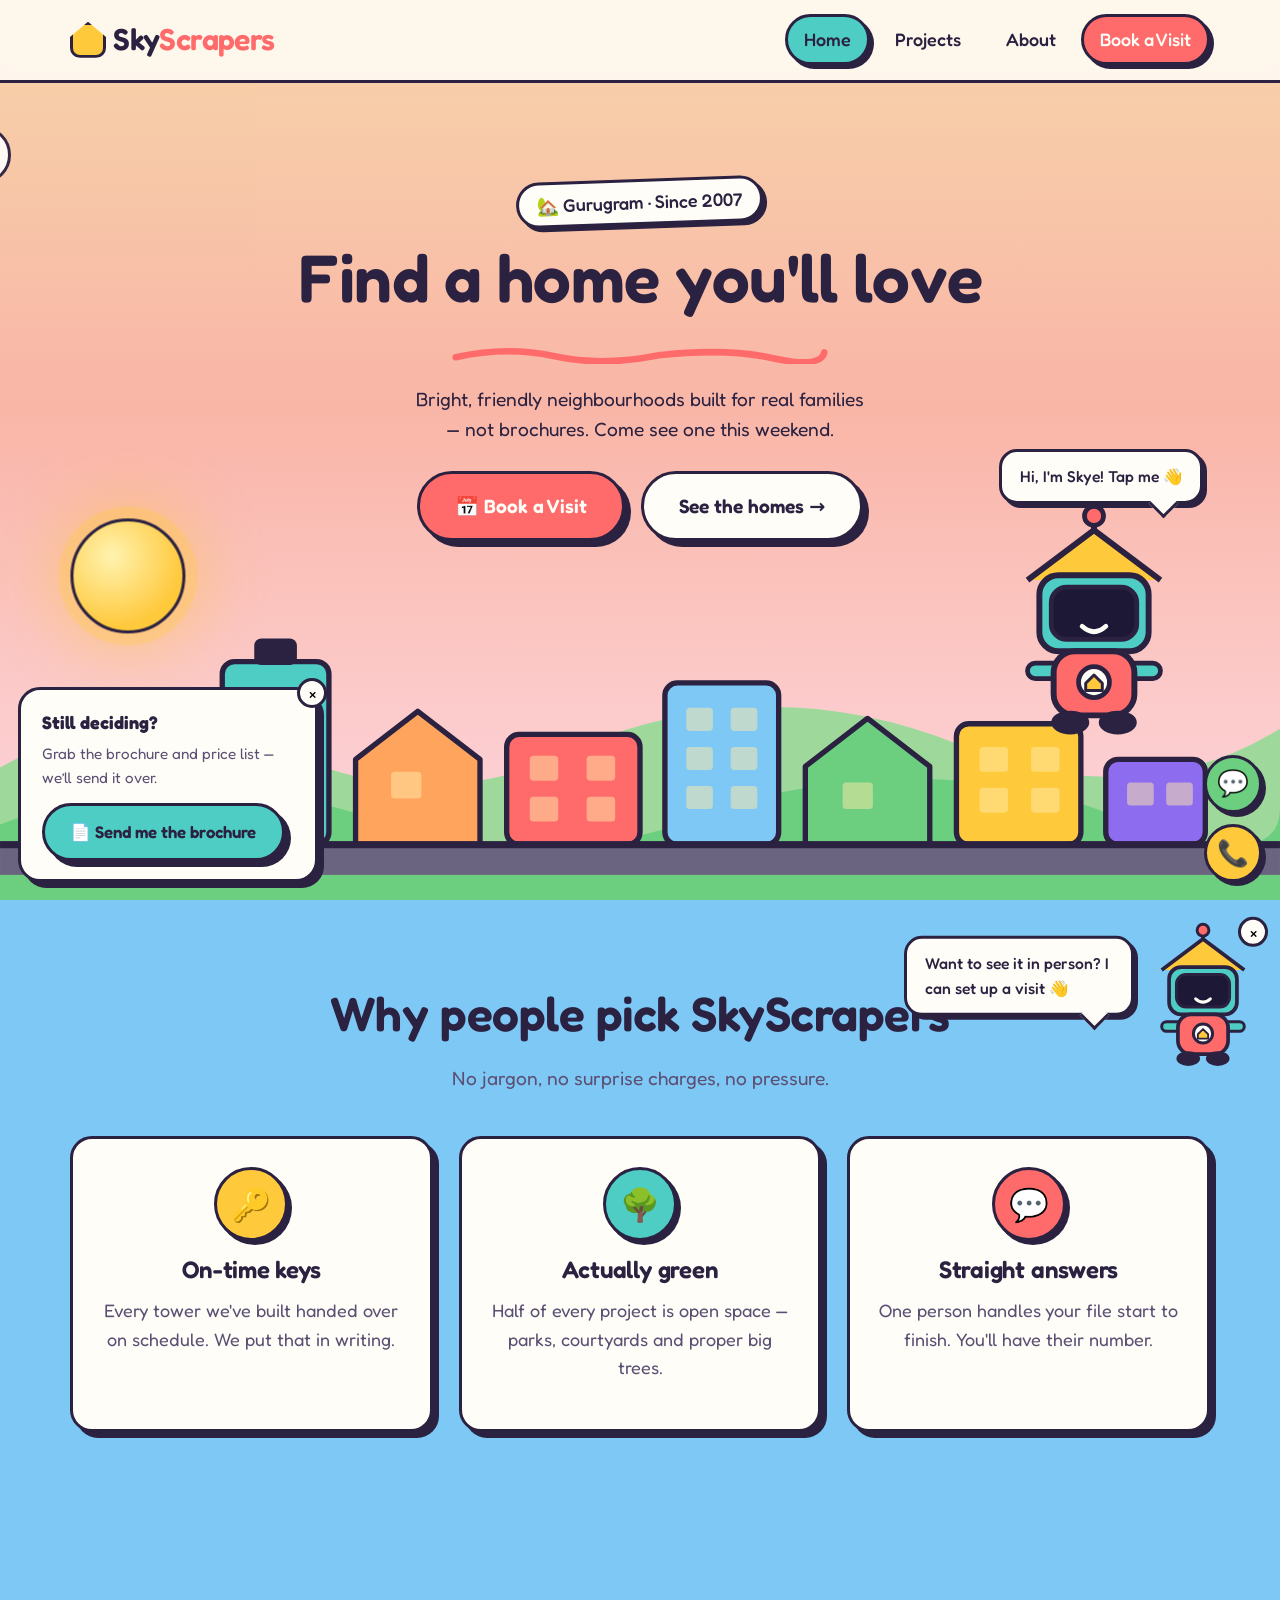
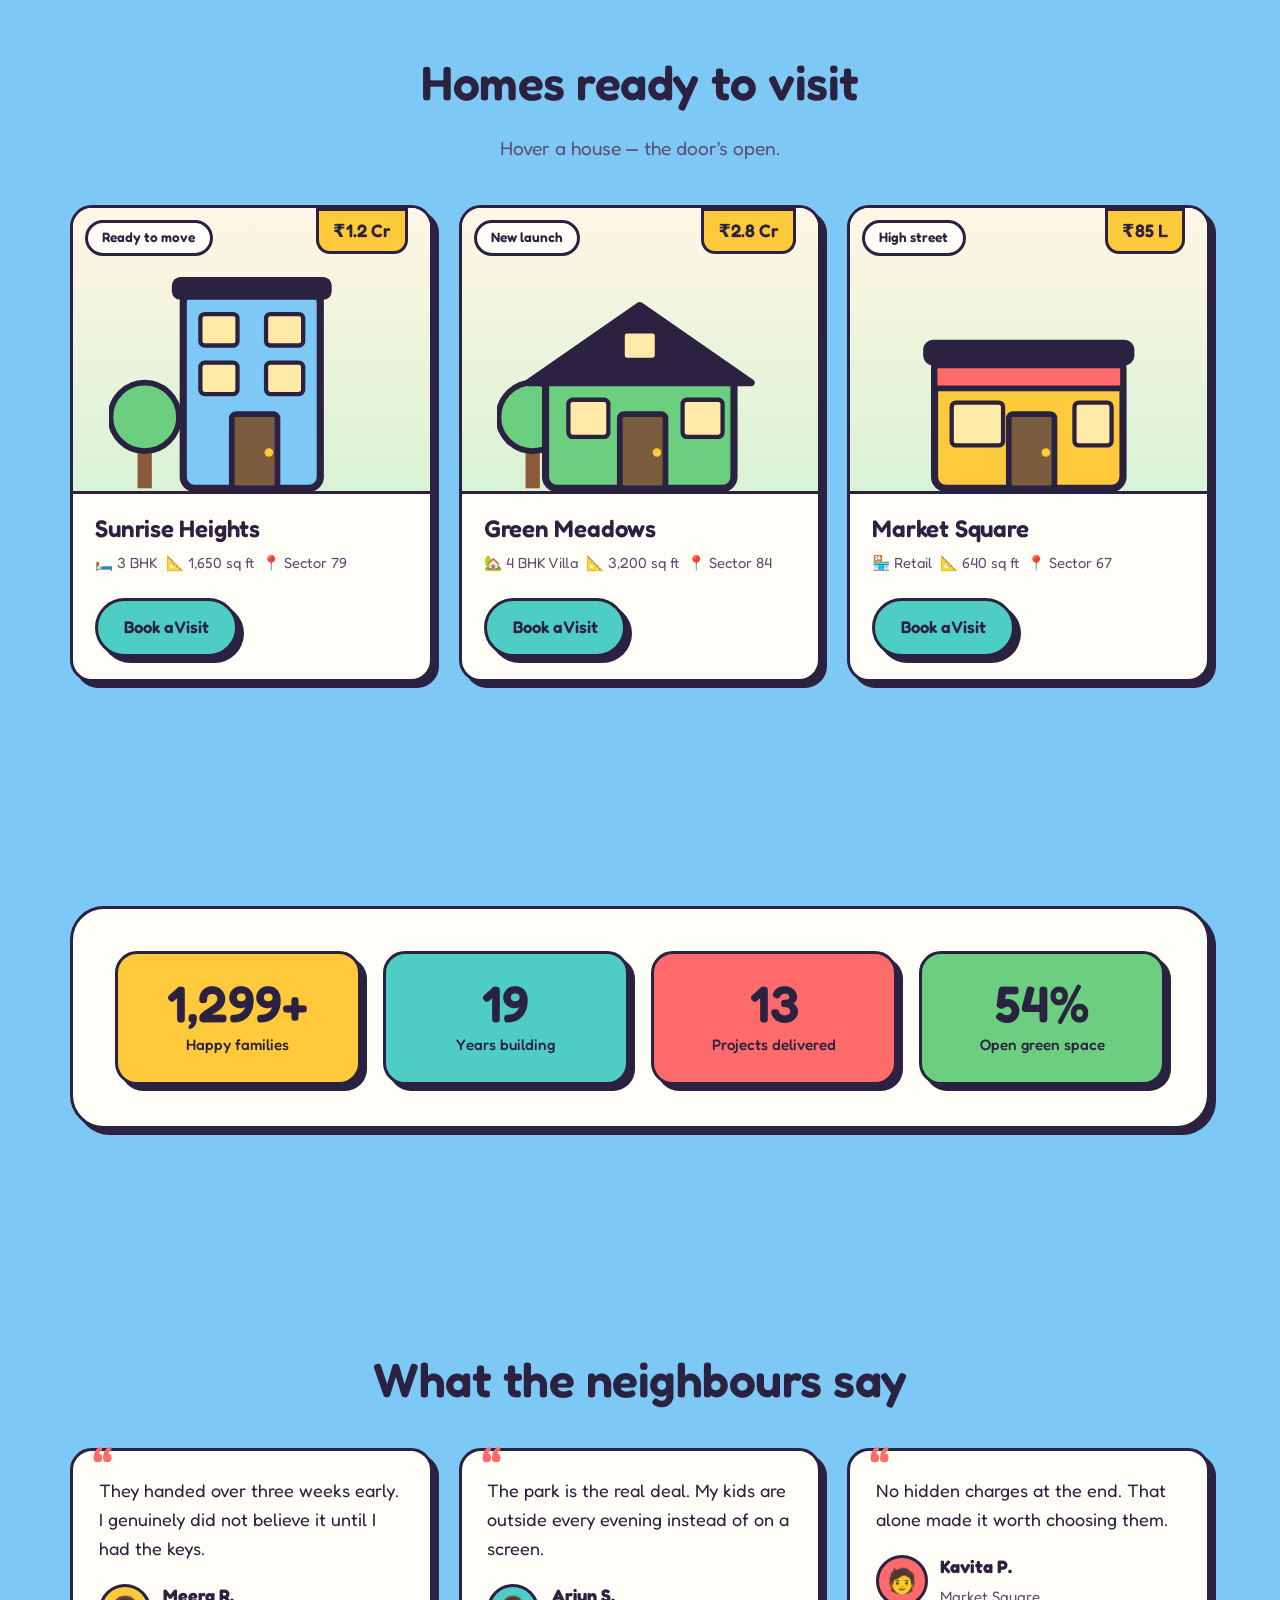
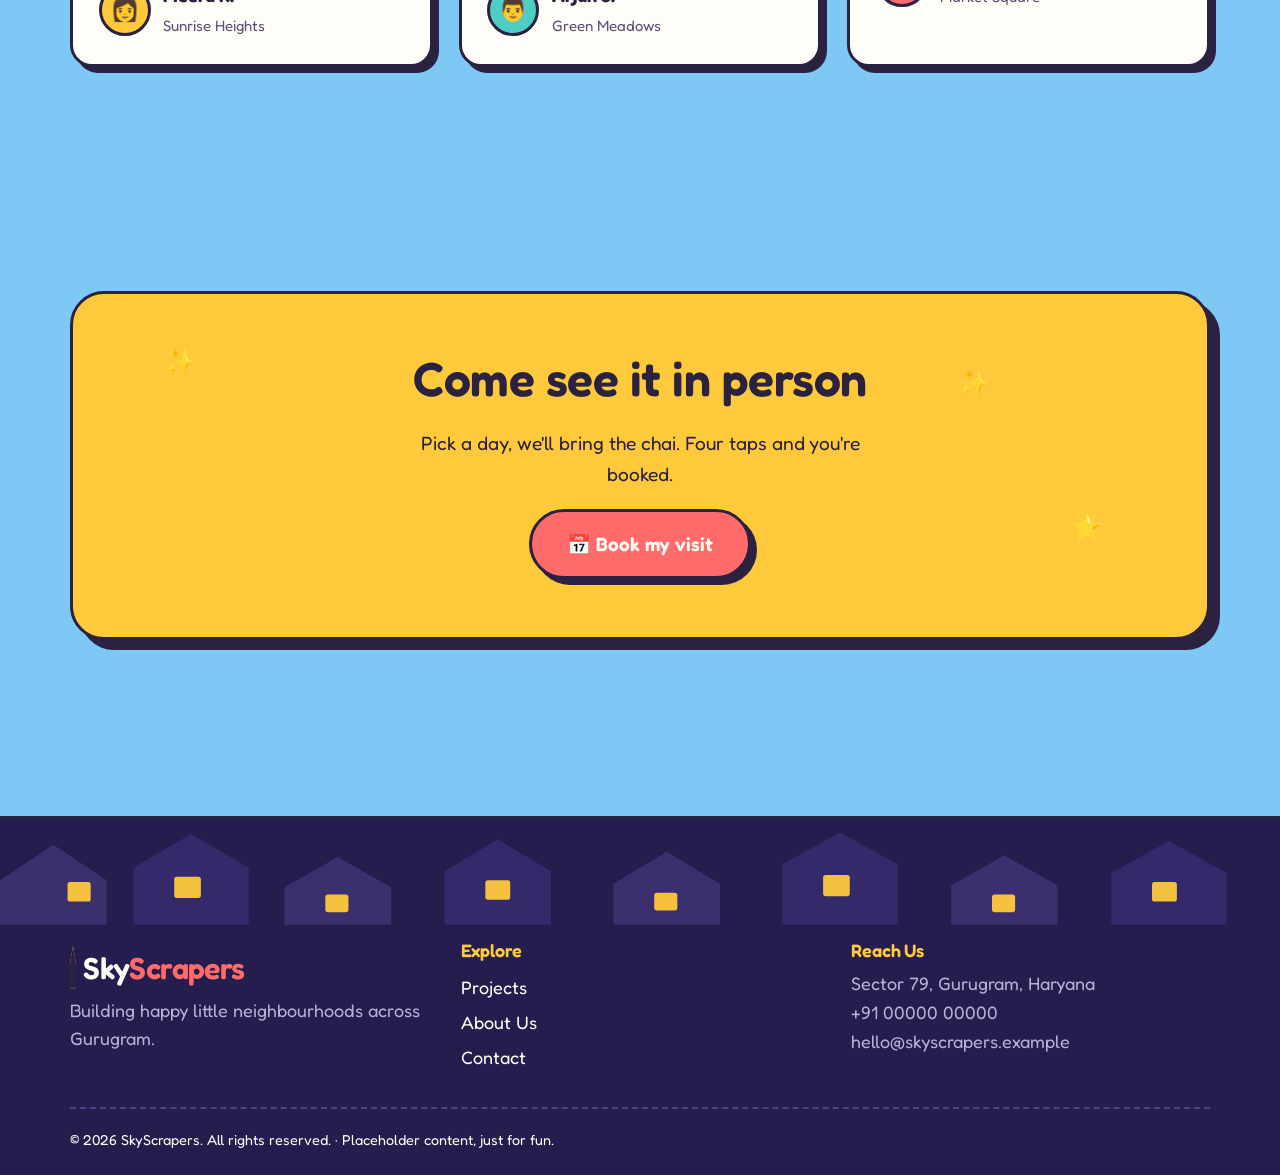
<file: index.html>
<!DOCTYPE html>
<html lang="en">
<head>
  <meta charset="UTF-8" />
  <meta name="viewport" content="width=device-width, initial-scale=1.0" />
  <meta name="description" content="SkyScrapers builds happy little neighbourhoods across Gurugram. Book a site visit in four taps." />
  <title>SkyScrapers — Homes with a Happy Face</title>
  <link rel="icon" href="favicon.svg" type="image/svg+xml" />
  <link rel="preconnect" href="https://fonts.googleapis.com" />
  <link rel="preconnect" href="https://fonts.gstatic.com" crossorigin />
  <link href="https://fonts.googleapis.com/css2?family=Fredoka:wght@400;500;600&display=swap" rel="stylesheet" />
  <link rel="stylesheet" href="css/styles.css" />
</head>
<body data-phone="+910000000000">
  <header class="site-header">
    <div class="container nav-wrap">
      <a class="brand" href="index.html">Sky<span>Scrapers</span></a>
      <button class="nav-toggle" aria-label="Toggle menu" aria-expanded="false">
        <span></span><span></span><span></span>
      </button>
      <nav class="nav">
        <a href="index.html" class="active">Home</a>
        <a href="projects.html">Projects</a>
        <a href="about.html">About</a>
        <a href="contact.html" class="btn-nav" data-book data-source="header">Book a Visit</a>
      </nav>
    </div>
  </header>

  <main>
    <!-- ================= HERO ================= -->
    <section class="hero">
      <div class="container hero-inner">
        <p class="eyebrow">🏡 Gurugram · Since 2007</p>
        <h1 class="pop-in">Find a home you'll love</h1>
        <svg class="squiggle" viewBox="0 0 400 24" aria-hidden="true">
          <path d="M6 16 Q60 4 110 15 T220 14 Q290 6 340 17 T394 11" />
        </svg>
        <p class="lead">Bright, friendly neighbourhoods built for real families — not brochures. Come see one this weekend.</p>
        <div class="hero-cta">
          <button class="btn btn-coral btn-lg" type="button" data-book data-source="hero">📅 Book a Visit</button>
          <a class="btn btn-lg" href="projects.html">See the homes →</a>
        </div>
      </div>

      <div class="hero-skye">
        <div class="bubble">Hi, I'm Skye! Tap me 👋</div>
      </div>

      <div class="skyline">
        <svg viewBox="0 0 1440 280" aria-hidden="true">
          <rect x="90" y="96" width="140" height="150" rx="14" fill="#8d6cf0" stroke="#2b2140" stroke-width="6"/>
          <rect class="win" x="115" y="120" width="30" height="26" rx="4"/>
          <rect class="win" x="175" y="120" width="30" height="26" rx="4"/>
          <rect class="win" x="115" y="168" width="30" height="26" rx="4"/>
          <rect class="win" x="175" y="168" width="30" height="26" rx="4"/>

          <rect x="250" y="40" width="120" height="206" rx="14" fill="#4ecdc4" stroke="#2b2140" stroke-width="6"/>
          <rect x="286" y="14" width="48" height="30" rx="8" fill="#2b2140"/>
          <rect class="win" x="275" y="70" width="28" height="24" rx="4"/>
          <rect class="win" x="318" y="70" width="28" height="24" rx="4"/>
          <rect class="win" x="275" y="112" width="28" height="24" rx="4"/>
          <rect class="win" x="318" y="112" width="28" height="24" rx="4"/>
          <rect class="win" x="275" y="154" width="28" height="24" rx="4"/>
          <rect class="win" x="318" y="154" width="28" height="24" rx="4"/>

          <path d="M400 246 V150 L470 96 L540 150 V246 Z" fill="#ffa45c" stroke="#2b2140" stroke-width="6" stroke-linejoin="round"/>
          <rect class="win" x="440" y="164" width="34" height="30" rx="4"/>

          <rect x="570" y="122" width="150" height="124" rx="14" fill="#ff6b6b" stroke="#2b2140" stroke-width="6"/>
          <rect class="win" x="596" y="146" width="32" height="28" rx="4"/>
          <rect class="win" x="660" y="146" width="32" height="28" rx="4"/>
          <rect class="win" x="596" y="192" width="32" height="28" rx="4"/>
          <rect class="win" x="660" y="192" width="32" height="28" rx="4"/>

          <rect x="748" y="64" width="128" height="182" rx="14" fill="#7ec8f5" stroke="#2b2140" stroke-width="6"/>
          <rect class="win" x="772" y="92" width="30" height="26" rx="4"/>
          <rect class="win" x="822" y="92" width="30" height="26" rx="4"/>
          <rect class="win" x="772" y="136" width="30" height="26" rx="4"/>
          <rect class="win" x="822" y="136" width="30" height="26" rx="4"/>
          <rect class="win" x="772" y="180" width="30" height="26" rx="4"/>
          <rect class="win" x="822" y="180" width="30" height="26" rx="4"/>

          <path d="M906 246 V158 L976 104 L1046 158 V246 Z" fill="#6bcf7f" stroke="#2b2140" stroke-width="6" stroke-linejoin="round"/>
          <rect class="win" x="948" y="176" width="34" height="30" rx="4"/>

          <rect x="1076" y="110" width="140" height="136" rx="14" fill="#ffc93c" stroke="#2b2140" stroke-width="6"/>
          <rect class="win" x="1102" y="136" width="32" height="28" rx="4"/>
          <rect class="win" x="1160" y="136" width="32" height="28" rx="4"/>
          <rect class="win" x="1102" y="182" width="32" height="28" rx="4"/>
          <rect class="win" x="1160" y="182" width="32" height="28" rx="4"/>

          <rect x="1244" y="150" width="112" height="96" rx="14" fill="#8d6cf0" stroke="#2b2140" stroke-width="6"/>
          <rect class="win" x="1268" y="176" width="30" height="26" rx="4"/>
          <rect class="win" x="1312" y="176" width="30" height="26" rx="4"/>

          <rect x="0" y="246" width="1440" height="34" fill="#6b6480"/>
          <rect x="0" y="242" width="1440" height="8" fill="#2b2140"/>
        </svg>
        <div class="car-lane"></div>
      </div>
    </section>

    <!-- ================= WHY US ================= -->
    <section class="section">
      <div class="container">
        <div class="section-head">
          <h2>Why people pick SkyScrapers</h2>
          <p class="lead muted">No jargon, no surprise charges, no pressure.</p>
        </div>
        <div class="grid grid-3">
          <article class="feature reveal">
            <div class="doodle" style="--h:#ffc93c">🔑</div>
            <h3>On-time keys</h3>
            <p class="muted">Every tower we've built handed over on schedule. We put that in writing.</p>
          </article>
          <article class="feature reveal">
            <div class="doodle" style="--h:#4ecdc4">🌳</div>
            <h3>Actually green</h3>
            <p class="muted">Half of every project is open space — parks, courtyards and proper big trees.</p>
          </article>
          <article class="feature reveal">
            <div class="doodle" style="--h:#ff6b6b">💬</div>
            <h3>Straight answers</h3>
            <p class="muted">One person handles your file start to finish. You'll have their number.</p>
          </article>
        </div>
      </div>
    </section>

    <!-- ================= FEATURED PROJECTS ================= -->
    <section class="section">
      <div class="container">
        <div class="section-head">
          <h2>Homes ready to visit</h2>
          <p class="lead muted">Hover a house — the door's open.</p>
        </div>
        <div class="grid grid-3">
          <article class="card reveal" data-type="residential" style="--h:#7ec8f5">
            <div class="card-media" data-house="tower">
              <span class="tag">Ready to move</span>
              <span class="price-tag">₹1.2 Cr</span>
            </div>
            <div class="card-body">
              <h3>Sunrise Heights</h3>
              <p class="card-meta"><span>🛏️ 3 BHK</span><span>📐 1,650 sq ft</span><span>📍 Sector 79</span></p>
              <button class="btn btn-mint" type="button" data-book data-project="Sunrise Heights" data-source="home card">Book a Visit</button>
            </div>
          </article>

          <article class="card reveal" data-type="residential" style="--h:#6bcf7f">
            <div class="card-media" data-house="villa">
              <span class="tag">New launch</span>
              <span class="price-tag">₹2.8 Cr</span>
            </div>
            <div class="card-body">
              <h3>Green Meadows</h3>
              <p class="card-meta"><span>🏡 4 BHK Villa</span><span>📐 3,200 sq ft</span><span>📍 Sector 84</span></p>
              <button class="btn btn-mint" type="button" data-book data-project="Green Meadows" data-source="home card">Book a Visit</button>
            </div>
          </article>

          <article class="card reveal" data-type="commercial" style="--h:#ffc93c">
            <div class="card-media" data-house="shop">
              <span class="tag">High street</span>
              <span class="price-tag">₹85 L</span>
            </div>
            <div class="card-body">
              <h3>Market Square</h3>
              <p class="card-meta"><span>🏪 Retail</span><span>📐 640 sq ft</span><span>📍 Sector 67</span></p>
              <button class="btn btn-mint" type="button" data-book data-project="Market Square" data-source="home card">Book a Visit</button>
            </div>
          </article>
        </div>
      </div>
    </section>

    <!-- ================= STATS ================= -->
    <section class="section">
      <div class="container">
        <div class="panel">
          <div class="stats">
            <div class="stat" style="--h:#ffc93c">
              <span class="num" data-count="1240" data-suffix="+">0</span>
              <span class="label">Happy families</span>
            </div>
            <div class="stat" style="--h:#4ecdc4">
              <span class="num" data-count="18">0</span>
              <span class="label">Years building</span>
            </div>
            <div class="stat" style="--h:#ff6b6b">
              <span class="num" data-count="12">0</span>
              <span class="label">Projects delivered</span>
            </div>
            <div class="stat" style="--h:#6bcf7f">
              <span class="num" data-count="52" data-suffix="%">0</span>
              <span class="label">Open green space</span>
            </div>
          </div>
        </div>
      </div>
    </section>

    <!-- ================= TESTIMONIALS ================= -->
    <section class="section">
      <div class="container">
        <div class="section-head"><h2>What the neighbours say</h2></div>
        <div class="grid grid-3">
          <article class="quote reveal">
            <p>They handed over three weeks early. I genuinely did not believe it until I had the keys.</p>
            <div class="who">
              <span class="avatar" style="--h:#ffc93c">👩</span>
              <span><strong>Meera R.</strong><br /><small class="muted">Sunrise Heights</small></span>
            </div>
          </article>
          <article class="quote reveal">
            <p>The park is the real deal. My kids are outside every evening instead of on a screen.</p>
            <div class="who">
              <span class="avatar" style="--h:#4ecdc4">👨</span>
              <span><strong>Arjun S.</strong><br /><small class="muted">Green Meadows</small></span>
            </div>
          </article>
          <article class="quote reveal">
            <p>No hidden charges at the end. That alone made it worth choosing them.</p>
            <div class="who">
              <span class="avatar" style="--h:#ff6b6b">🧑</span>
              <span><strong>Kavita P.</strong><br /><small class="muted">Market Square</small></span>
            </div>
          </article>
        </div>
      </div>
    </section>

    <!-- ================= CTA ================= -->
    <section class="section">
      <div class="container">
        <div class="cta-band reveal">
          <span class="sparkle" style="top:14%;left:8%">✨</span>
          <span class="sparkle" style="top:62%;left:88%;animation-delay:1.2s">⭐</span>
          <span class="sparkle" style="top:20%;left:78%;animation-delay:2.1s">✨</span>
          <h2>Come see it in person</h2>
          <p class="lead">Pick a day, we'll bring the chai. Four taps and you're booked.</p>
          <button class="btn btn-coral btn-lg" type="button" data-book data-source="home cta">📅 Book my visit</button>
        </div>
      </div>
    </section>
  </main>

  <footer class="site-footer">
    <svg class="footer-houses" viewBox="0 0 1440 120" preserveAspectRatio="none" aria-hidden="true">
      <path d="M0 120 V70 L60 30 L120 70 V120 Z" fill="#3b2f6e"/>
      <rect class="fwin" x="76" y="72" width="26" height="22" rx="3"/>
      <path d="M150 120 V56 L215 18 L280 56 V120 Z" fill="#33296b"/>
      <rect class="fwin" x="196" y="66" width="30" height="24" rx="3"/>
      <path d="M320 120 V78 L380 44 L440 78 V120 Z" fill="#3b2f6e"/>
      <rect class="fwin" x="366" y="86" width="26" height="20" rx="3"/>
      <path d="M500 120 V60 L560 24 L620 60 V120 Z" fill="#33296b"/>
      <rect class="fwin" x="546" y="70" width="28" height="22" rx="3"/>
      <path d="M690 120 V74 L750 38 L810 74 V120 Z" fill="#3b2f6e"/>
      <rect class="fwin" x="736" y="84" width="26" height="20" rx="3"/>
      <path d="M880 120 V52 L945 16 L1010 52 V120 Z" fill="#33296b"/>
      <rect class="fwin" x="926" y="64" width="30" height="24" rx="3"/>
      <path d="M1070 120 V76 L1130 42 L1190 76 V120 Z" fill="#3b2f6e"/>
      <rect class="fwin" x="1116" y="86" width="26" height="20" rx="3"/>
      <path d="M1250 120 V62 L1315 26 L1380 62 V120 Z" fill="#33296b"/>
      <rect class="fwin" x="1296" y="72" width="28" height="22" rx="3"/>
    </svg>
    <div class="container">
      <div class="footer-grid">
        <div>
          <a class="brand" href="index.html">Sky<span>Scrapers</span></a>
          <p class="muted">Building happy little neighbourhoods across Gurugram.</p>
        </div>
        <div>
          <h4>Explore</h4>
          <a href="projects.html">Projects</a>
          <a href="about.html">About Us</a>
          <a href="contact.html">Contact</a>
        </div>
        <div>
          <h4>Reach Us</h4>
          <p class="muted">Sector 79, Gurugram, Haryana<br />+91 00000 00000<br />hello@skyscrapers.example</p>
        </div>
      </div>
      <div class="footer-bottom">
        <span>© <span id="year"></span> SkyScrapers. All rights reserved. · Placeholder content, just for fun.</span>
      </div>
    </div>
  </footer>

  <script src="js/main.js"></script>
</body>
</html>
</file>
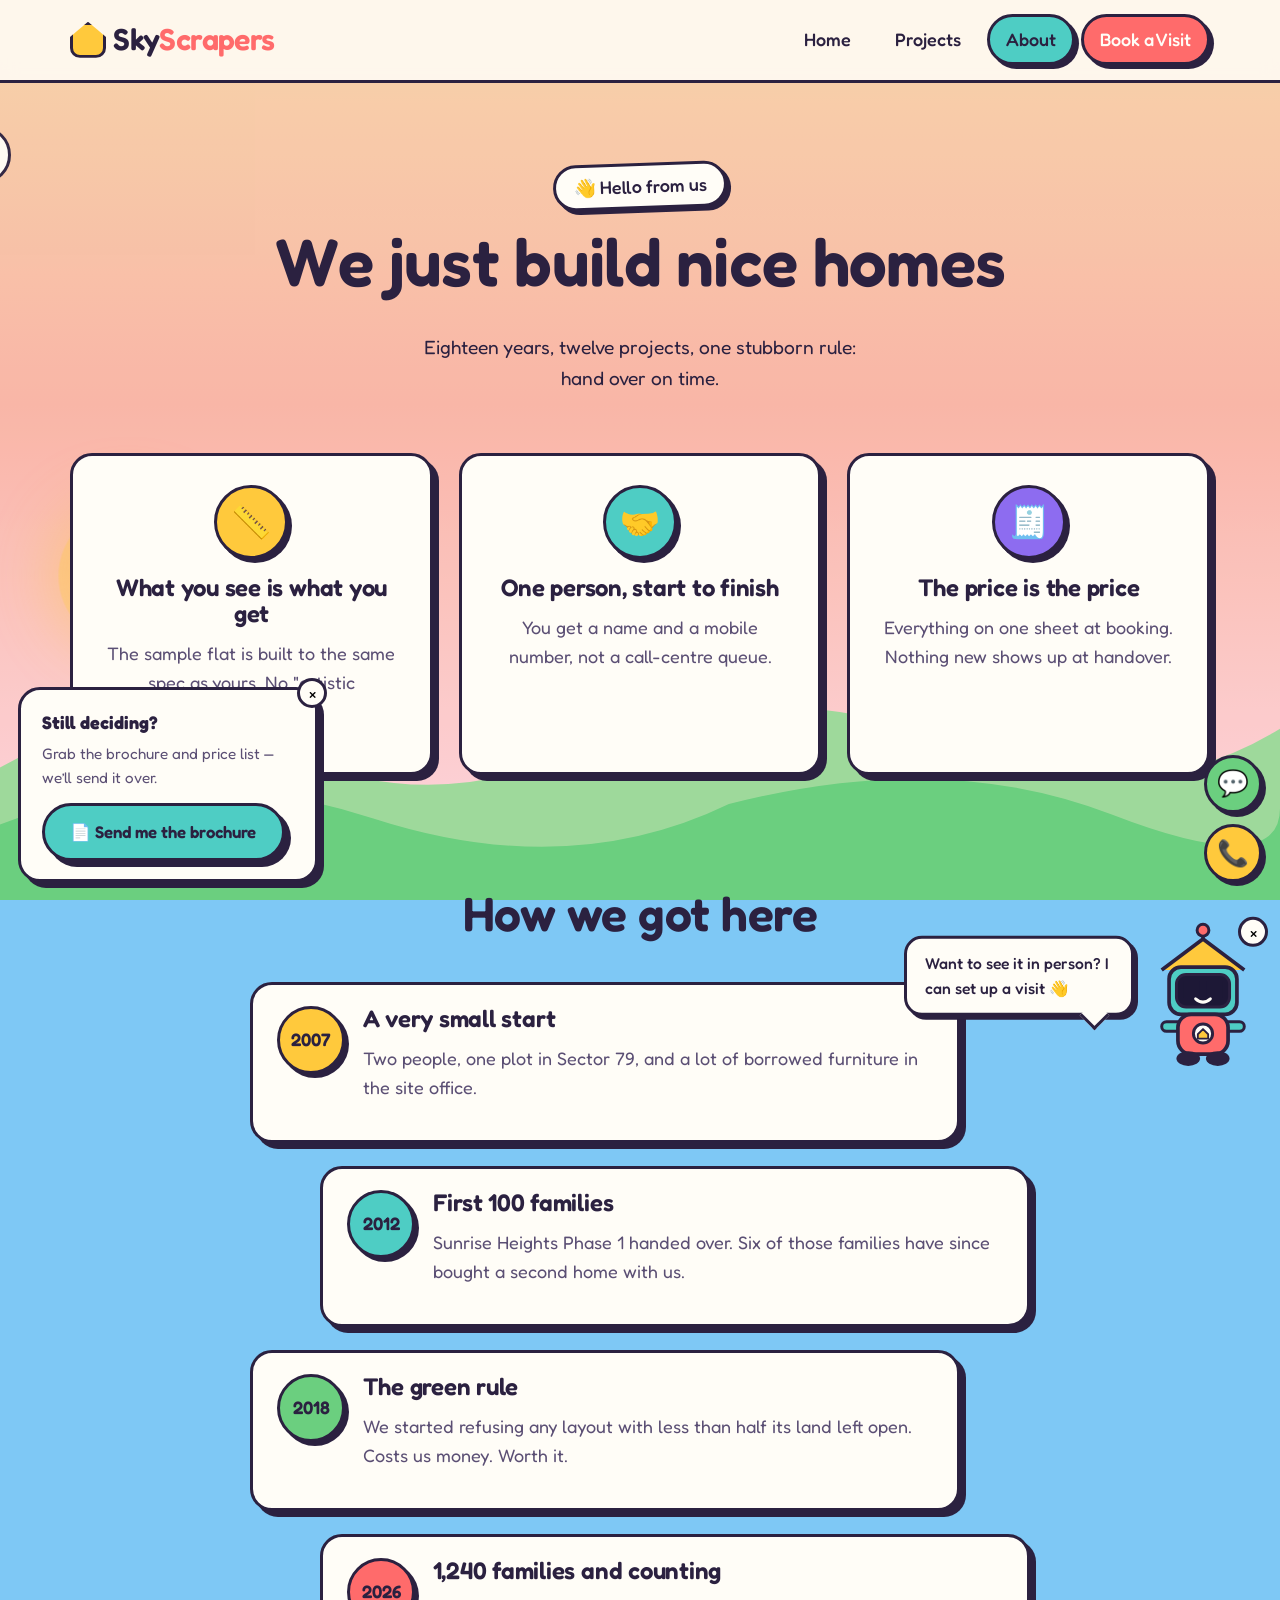
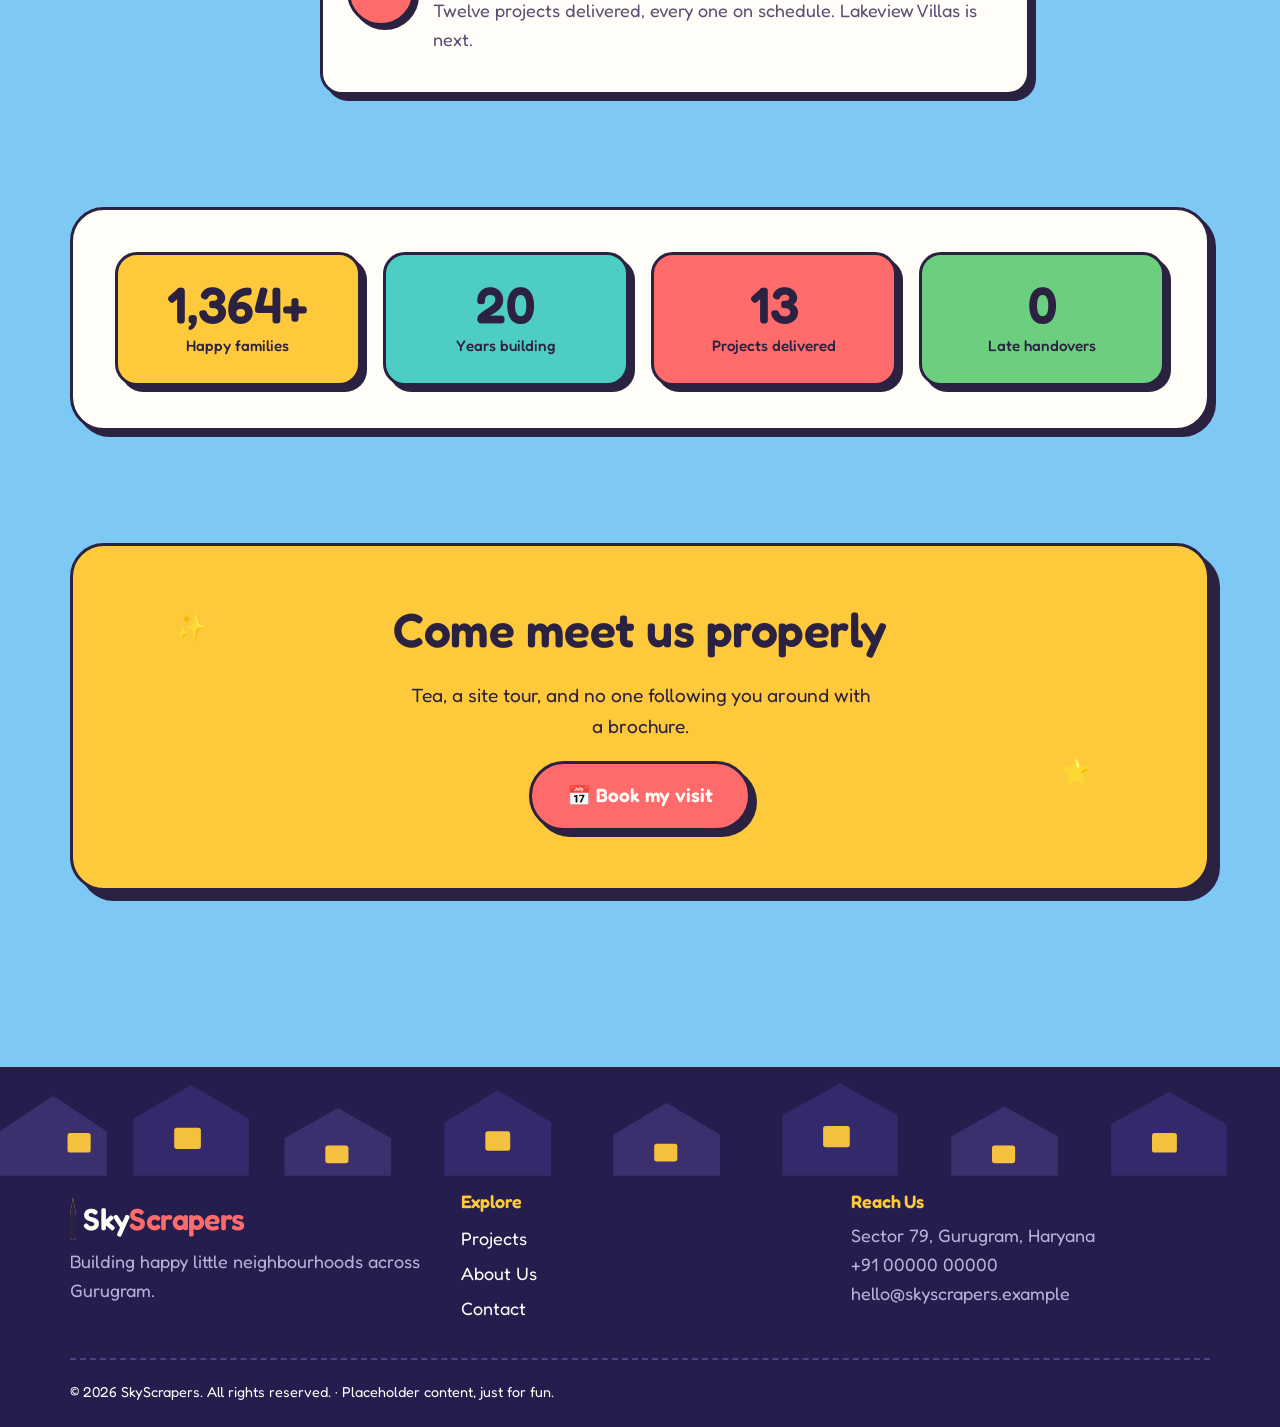
<file: about.html>
<!DOCTYPE html>
<html lang="en">
<head>
  <meta charset="UTF-8" />
  <meta name="viewport" content="width=device-width, initial-scale=1.0" />
  <meta name="description" content="About SkyScrapers — eighteen years of building homes people actually want to live in." />
  <title>About — SkyScrapers</title>
  <link rel="icon" href="favicon.svg" type="image/svg+xml" />
  <link rel="preconnect" href="https://fonts.googleapis.com" />
  <link rel="preconnect" href="https://fonts.gstatic.com" crossorigin />
  <link href="https://fonts.googleapis.com/css2?family=Fredoka:wght@400;500;600&display=swap" rel="stylesheet" />
  <link rel="stylesheet" href="css/styles.css" />
</head>
<body data-phone="+910000000000">
  <header class="site-header">
    <div class="container nav-wrap">
      <a class="brand" href="index.html">Sky<span>Scrapers</span></a>
      <button class="nav-toggle" aria-label="Toggle menu" aria-expanded="false">
        <span></span><span></span><span></span>
      </button>
      <nav class="nav">
        <a href="index.html">Home</a>
        <a href="projects.html">Projects</a>
        <a href="about.html" class="active">About</a>
        <a href="contact.html" class="btn-nav" data-book data-source="header">Book a Visit</a>
      </nav>
    </div>
  </header>

  <main>
    <section class="page-head">
      <div class="container">
        <p class="eyebrow">👋 Hello from us</p>
        <h1 class="pop-in">We just build nice homes</h1>
        <p class="lead">Eighteen years, twelve projects, one stubborn rule: hand over on time.</p>
      </div>
    </section>

    <section class="section" style="padding-top:1.5rem">
      <div class="container">
        <div class="grid grid-3">
          <article class="feature reveal">
            <div class="doodle" style="--h:#ffc93c">📏</div>
            <h3>What you see is what you get</h3>
            <p class="muted">The sample flat is built to the same spec as yours. No "artistic impression".</p>
          </article>
          <article class="feature reveal">
            <div class="doodle" style="--h:#4ecdc4">🤝</div>
            <h3>One person, start to finish</h3>
            <p class="muted">You get a name and a mobile number, not a call-centre queue.</p>
          </article>
          <article class="feature reveal">
            <div class="doodle" style="--h:#8d6cf0">🧾</div>
            <h3>The price is the price</h3>
            <p class="muted">Everything on one sheet at booking. Nothing new shows up at handover.</p>
          </article>
        </div>
      </div>
    </section>

    <section class="section" style="padding-top:0">
      <div class="container">
        <div class="section-head">
          <h2>How we got here</h2>
        </div>
        <div class="timeline">
          <article class="timeline-item reveal">
            <span class="year-dot" style="--h:#ffc93c">2007</span>
            <div>
              <h3>A very small start</h3>
              <p class="muted">Two people, one plot in Sector 79, and a lot of borrowed furniture in the site office.</p>
            </div>
          </article>
          <article class="timeline-item reveal">
            <span class="year-dot" style="--h:#4ecdc4">2012</span>
            <div>
              <h3>First 100 families</h3>
              <p class="muted">Sunrise Heights Phase 1 handed over. Six of those families have since bought a second home with us.</p>
            </div>
          </article>
          <article class="timeline-item reveal">
            <span class="year-dot" style="--h:#6bcf7f">2018</span>
            <div>
              <h3>The green rule</h3>
              <p class="muted">We started refusing any layout with less than half its land left open. Costs us money. Worth it.</p>
            </div>
          </article>
          <article class="timeline-item reveal">
            <span class="year-dot" style="--h:#ff6b6b">2026</span>
            <div>
              <h3>1,240 families and counting</h3>
              <p class="muted">Twelve projects delivered, every one on schedule. Lakeview Villas is next.</p>
            </div>
          </article>
        </div>
      </div>
    </section>

    <section class="section" style="padding-top:0">
      <div class="container">
        <div class="panel">
          <div class="stats">
            <div class="stat" style="--h:#ffc93c">
              <span class="num" data-count="1240" data-suffix="+">0</span>
              <span class="label">Happy families</span>
            </div>
            <div class="stat" style="--h:#4ecdc4">
              <span class="num" data-count="18">0</span>
              <span class="label">Years building</span>
            </div>
            <div class="stat" style="--h:#ff6b6b">
              <span class="num" data-count="12">0</span>
              <span class="label">Projects delivered</span>
            </div>
            <div class="stat" style="--h:#6bcf7f">
              <span class="num" data-count="0" data-suffix="">0</span>
              <span class="label">Late handovers</span>
            </div>
          </div>
        </div>
      </div>
    </section>

    <section class="section" style="padding-top:0">
      <div class="container">
        <div class="cta-band reveal">
          <span class="sparkle" style="top:18%;left:9%">✨</span>
          <span class="sparkle" style="top:60%;left:87%;animation-delay:1.6s">⭐</span>
          <h2>Come meet us properly</h2>
          <p class="lead">Tea, a site tour, and no one following you around with a brochure.</p>
          <button class="btn btn-coral btn-lg" type="button" data-book data-source="about cta">📅 Book my visit</button>
        </div>
      </div>
    </section>
  </main>

  <footer class="site-footer">
    <svg class="footer-houses" viewBox="0 0 1440 120" preserveAspectRatio="none" aria-hidden="true">
      <path d="M0 120 V70 L60 30 L120 70 V120 Z" fill="#3b2f6e"/>
      <rect class="fwin" x="76" y="72" width="26" height="22" rx="3"/>
      <path d="M150 120 V56 L215 18 L280 56 V120 Z" fill="#33296b"/>
      <rect class="fwin" x="196" y="66" width="30" height="24" rx="3"/>
      <path d="M320 120 V78 L380 44 L440 78 V120 Z" fill="#3b2f6e"/>
      <rect class="fwin" x="366" y="86" width="26" height="20" rx="3"/>
      <path d="M500 120 V60 L560 24 L620 60 V120 Z" fill="#33296b"/>
      <rect class="fwin" x="546" y="70" width="28" height="22" rx="3"/>
      <path d="M690 120 V74 L750 38 L810 74 V120 Z" fill="#3b2f6e"/>
      <rect class="fwin" x="736" y="84" width="26" height="20" rx="3"/>
      <path d="M880 120 V52 L945 16 L1010 52 V120 Z" fill="#33296b"/>
      <rect class="fwin" x="926" y="64" width="30" height="24" rx="3"/>
      <path d="M1070 120 V76 L1130 42 L1190 76 V120 Z" fill="#3b2f6e"/>
      <rect class="fwin" x="1116" y="86" width="26" height="20" rx="3"/>
      <path d="M1250 120 V62 L1315 26 L1380 62 V120 Z" fill="#33296b"/>
      <rect class="fwin" x="1296" y="72" width="28" height="22" rx="3"/>
    </svg>
    <div class="container">
      <div class="footer-grid">
        <div>
          <a class="brand" href="index.html">Sky<span>Scrapers</span></a>
          <p class="muted">Building happy little neighbourhoods across Gurugram.</p>
        </div>
        <div>
          <h4>Explore</h4>
          <a href="projects.html">Projects</a>
          <a href="about.html">About Us</a>
          <a href="contact.html">Contact</a>
        </div>
        <div>
          <h4>Reach Us</h4>
          <p class="muted">Sector 79, Gurugram, Haryana<br />+91 00000 00000<br />hello@skyscrapers.example</p>
        </div>
      </div>
      <div class="footer-bottom">
        <span>© <span id="year"></span> SkyScrapers. All rights reserved. · Placeholder content, just for fun.</span>
      </div>
    </div>
  </footer>

  <script src="js/main.js"></script>
</body>
</html>
</file>
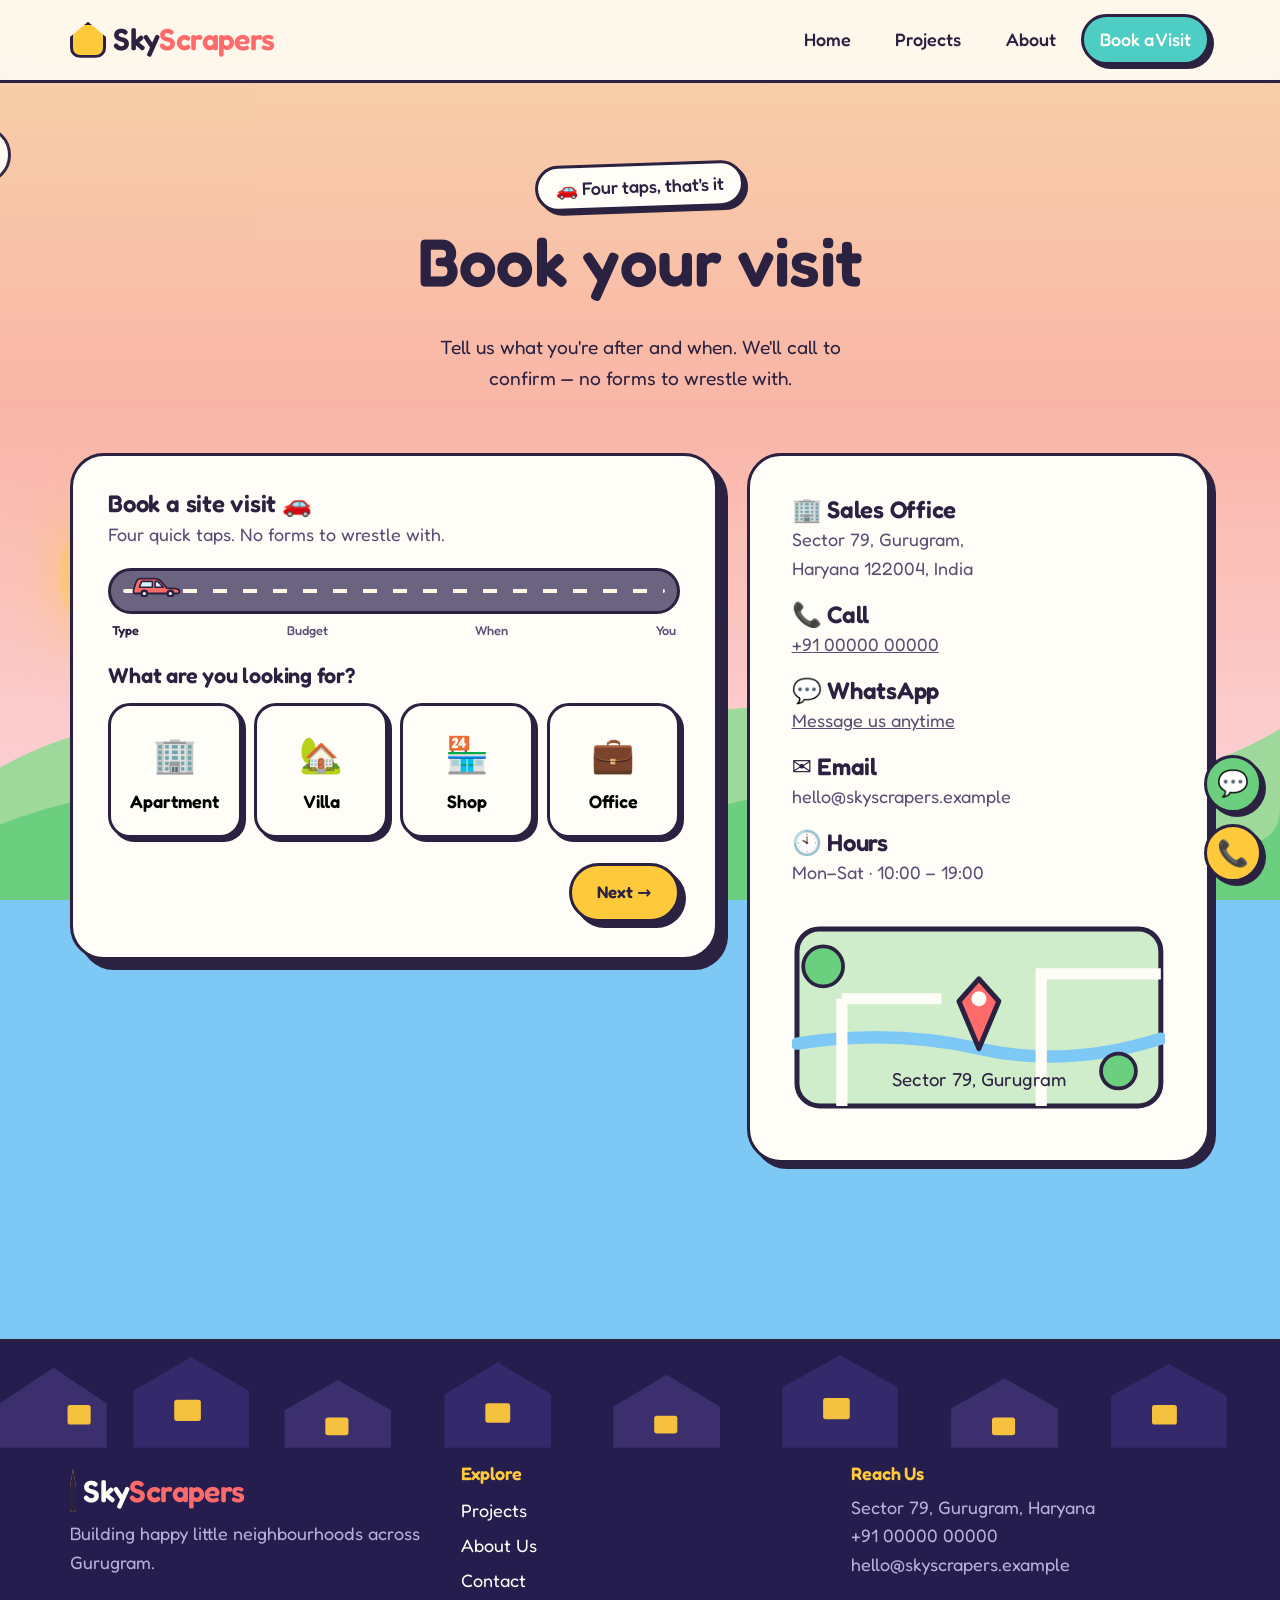
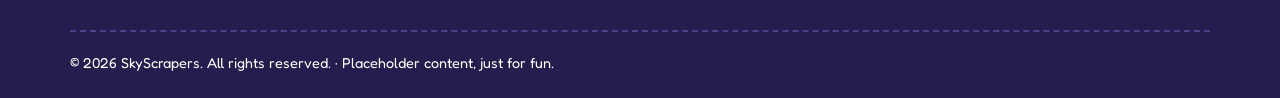
<file: contact.html>
<!DOCTYPE html>
<html lang="en">
<head>
  <meta charset="UTF-8" />
  <meta name="viewport" content="width=device-width, initial-scale=1.0" />
  <meta name="description" content="Book a site visit with SkyScrapers in four taps, or just call us." />
  <title>Book a Visit — SkyScrapers</title>
  <link rel="icon" href="favicon.svg" type="image/svg+xml" />
  <link rel="preconnect" href="https://fonts.googleapis.com" />
  <link rel="preconnect" href="https://fonts.gstatic.com" crossorigin />
  <link href="https://fonts.googleapis.com/css2?family=Fredoka:wght@400;500;600&display=swap" rel="stylesheet" />
  <link rel="stylesheet" href="css/styles.css" />
</head>
<body data-phone="+910000000000" data-no-peek>
  <header class="site-header">
    <div class="container nav-wrap">
      <a class="brand" href="index.html">Sky<span>Scrapers</span></a>
      <button class="nav-toggle" aria-label="Toggle menu" aria-expanded="false">
        <span></span><span></span><span></span>
      </button>
      <nav class="nav">
        <a href="index.html">Home</a>
        <a href="projects.html">Projects</a>
        <a href="about.html">About</a>
        <a href="contact.html" class="btn-nav active">Book a Visit</a>
      </nav>
    </div>
  </header>

  <main>
    <section class="page-head">
      <div class="container">
        <p class="eyebrow">🚗 Four taps, that's it</p>
        <h1 class="pop-in">Book your visit</h1>
        <p class="lead">Tell us what you're after and when. We'll call to confirm — no forms to wrestle with.</p>
      </div>
    </section>

    <section class="section" style="padding-top:1.5rem">
      <div class="container contact-grid">
        <!-- The wizard mounts itself here -->
        <div id="bookInline"></div>

        <aside class="panel contact-info">
          <h3>🏢 Sales Office</h3>
          <p class="muted">Sector 79, Gurugram,<br />Haryana 122004, India</p>
          <h3>📞 Call</h3>
          <p class="muted"><a href="tel:+910000000000">+91 00000 00000</a></p>
          <h3>💬 WhatsApp</h3>
          <p class="muted"><a href="https://wa.me/910000000000" target="_blank" rel="noopener">Message us anytime</a></p>
          <h3>✉️ Email</h3>
          <p class="muted">hello@skyscrapers.example</p>
          <h3>🕙 Hours</h3>
          <p class="muted">Mon–Sat · 10:00 – 19:00</p>

          <svg viewBox="0 0 300 150" style="margin-top:1.2rem" aria-hidden="true">
            <rect x="4" y="4" width="292" height="142" rx="18" fill="#cfeccb" stroke="#2b2140" stroke-width="4"/>
            <path d="M4 96 Q80 84 150 100 T296 92" fill="none" stroke="#7ec8f5" stroke-width="10" stroke-linecap="round"/>
            <path d="M40 146 L40 60 M40 60 L120 60" fill="none" stroke="#fffdf7" stroke-width="9"/>
            <path d="M200 146 L200 40 L296 40" fill="none" stroke="#fffdf7" stroke-width="9"/>
            <circle cx="25" cy="34" r="16" fill="#6bcf7f" stroke="#2b2140" stroke-width="3"/>
            <circle cx="262" cy="118" r="14" fill="#6bcf7f" stroke="#2b2140" stroke-width="3"/>
            <path d="M150 44 L166 62 L150 100 L134 62 Z" fill="#ff6b6b" stroke="#2b2140" stroke-width="4" stroke-linejoin="round"/>
            <circle cx="150" cy="60" r="6" fill="#fffdf7"/>
            <text x="150" y="130" font-size="15" font-family="Fredoka, sans-serif" text-anchor="middle" fill="#2b2140">Sector 79, Gurugram</text>
          </svg>
        </aside>
      </div>
    </section>
  </main>

  <footer class="site-footer">
    <svg class="footer-houses" viewBox="0 0 1440 120" preserveAspectRatio="none" aria-hidden="true">
      <path d="M0 120 V70 L60 30 L120 70 V120 Z" fill="#3b2f6e"/>
      <rect class="fwin" x="76" y="72" width="26" height="22" rx="3"/>
      <path d="M150 120 V56 L215 18 L280 56 V120 Z" fill="#33296b"/>
      <rect class="fwin" x="196" y="66" width="30" height="24" rx="3"/>
      <path d="M320 120 V78 L380 44 L440 78 V120 Z" fill="#3b2f6e"/>
      <rect class="fwin" x="366" y="86" width="26" height="20" rx="3"/>
      <path d="M500 120 V60 L560 24 L620 60 V120 Z" fill="#33296b"/>
      <rect class="fwin" x="546" y="70" width="28" height="22" rx="3"/>
      <path d="M690 120 V74 L750 38 L810 74 V120 Z" fill="#3b2f6e"/>
      <rect class="fwin" x="736" y="84" width="26" height="20" rx="3"/>
      <path d="M880 120 V52 L945 16 L1010 52 V120 Z" fill="#33296b"/>
      <rect class="fwin" x="926" y="64" width="30" height="24" rx="3"/>
      <path d="M1070 120 V76 L1130 42 L1190 76 V120 Z" fill="#3b2f6e"/>
      <rect class="fwin" x="1116" y="86" width="26" height="20" rx="3"/>
      <path d="M1250 120 V62 L1315 26 L1380 62 V120 Z" fill="#33296b"/>
      <rect class="fwin" x="1296" y="72" width="28" height="22" rx="3"/>
    </svg>
    <div class="container">
      <div class="footer-grid">
        <div>
          <a class="brand" href="index.html">Sky<span>Scrapers</span></a>
          <p class="muted">Building happy little neighbourhoods across Gurugram.</p>
        </div>
        <div>
          <h4>Explore</h4>
          <a href="projects.html">Projects</a>
          <a href="about.html">About Us</a>
          <a href="contact.html">Contact</a>
        </div>
        <div>
          <h4>Reach Us</h4>
          <p class="muted">Sector 79, Gurugram, Haryana<br />+91 00000 00000<br />hello@skyscrapers.example</p>
        </div>
      </div>
      <div class="footer-bottom">
        <span>© <span id="year"></span> SkyScrapers. All rights reserved. · Placeholder content, just for fun.</span>
      </div>
    </div>
  </footer>

  <script src="js/main.js"></script>
</body>
</html>
</file>
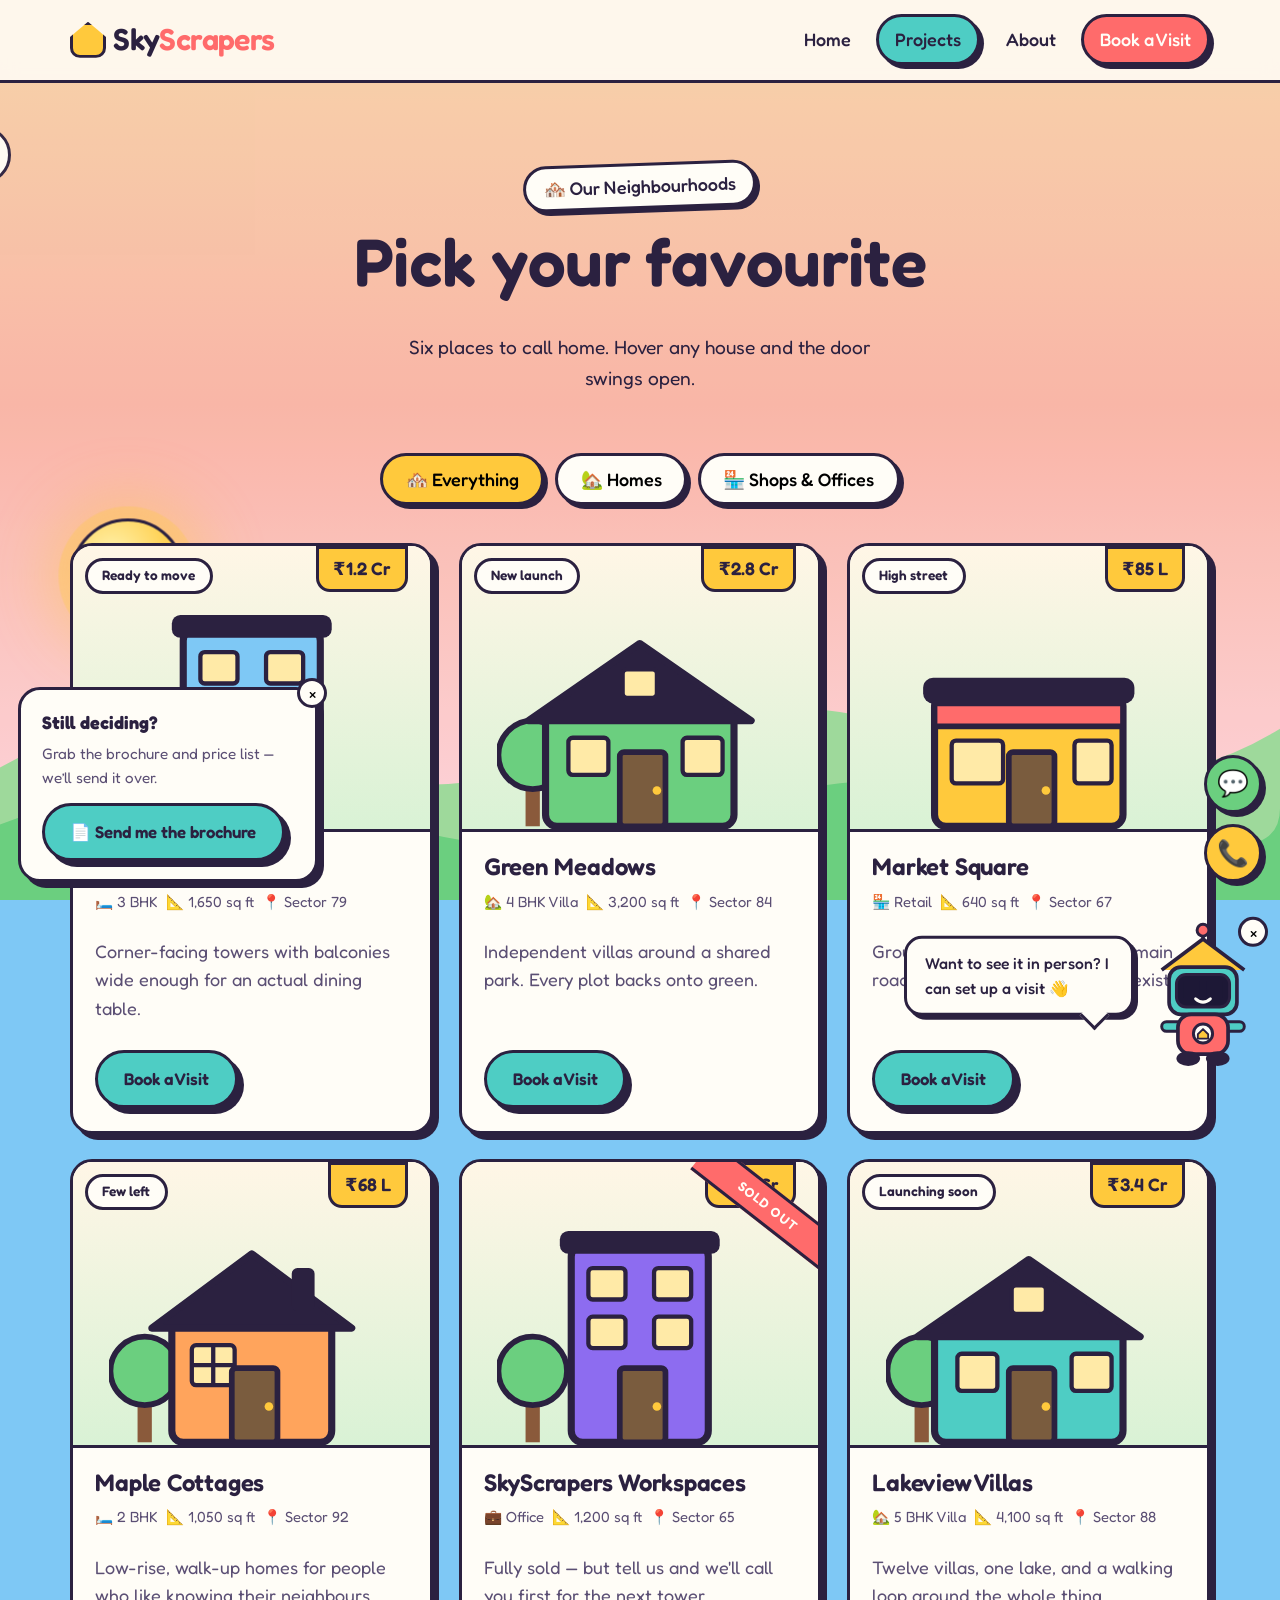
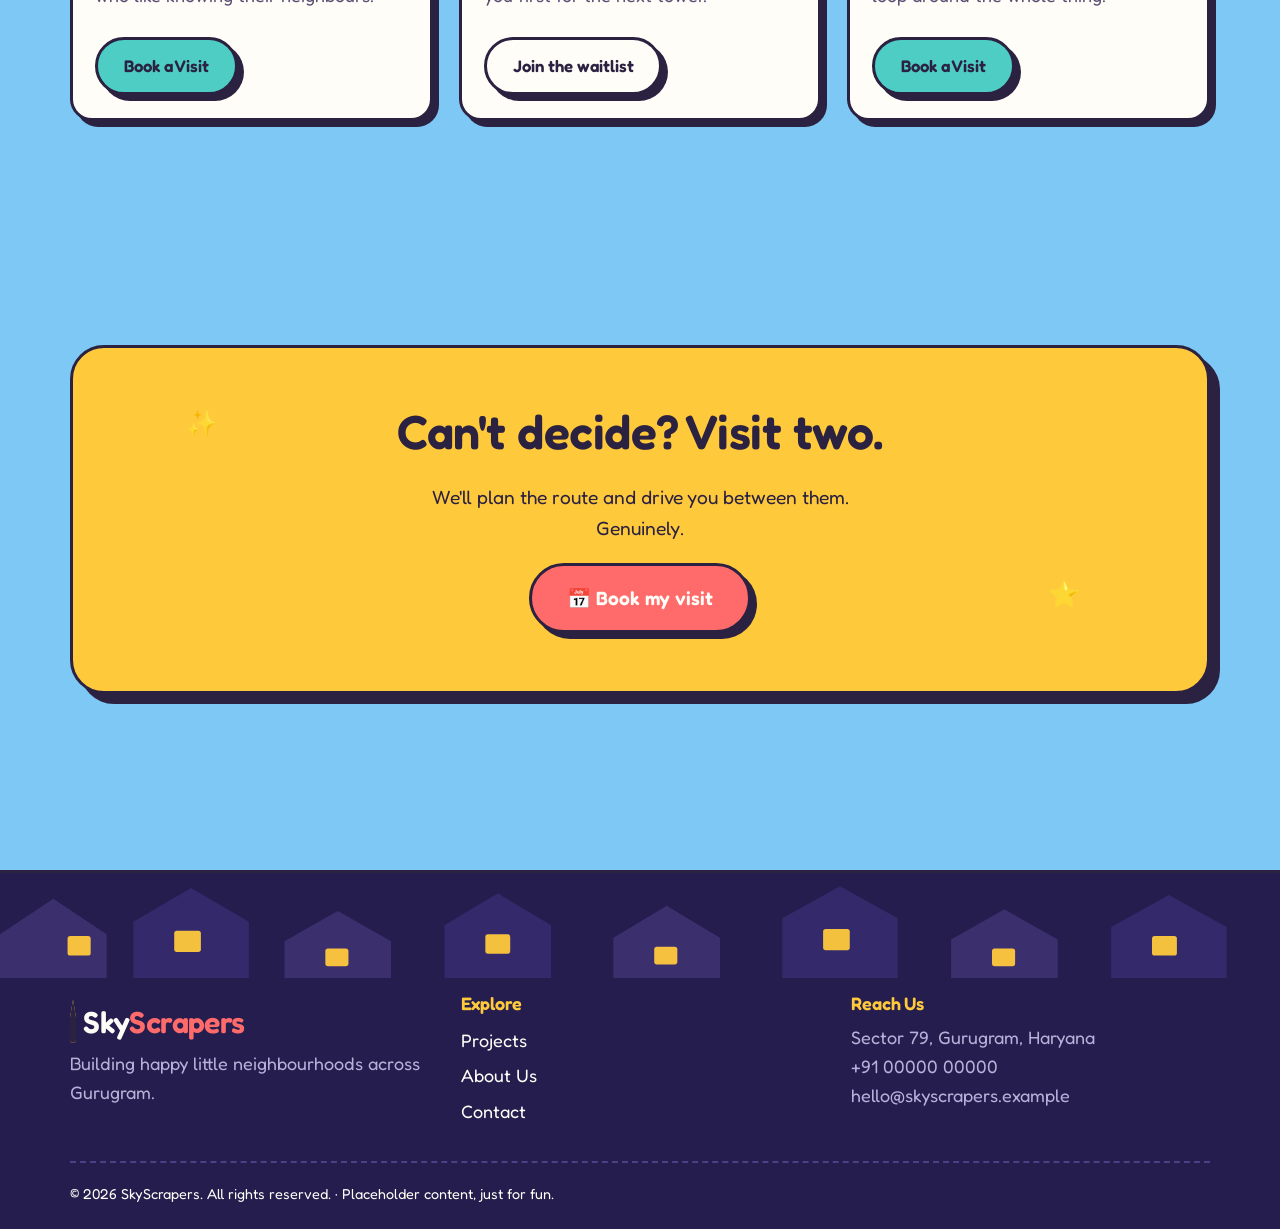
<file: projects.html>
<!DOCTYPE html>
<html lang="en">
<head>
  <meta charset="UTF-8" />
  <meta name="viewport" content="width=device-width, initial-scale=1.0" />
  <meta name="description" content="Explore SkyScrapers' homes and shops across Gurugram — hover a house, then book a visit." />
  <title>Projects — SkyScrapers</title>
  <link rel="icon" href="favicon.svg" type="image/svg+xml" />
  <link rel="preconnect" href="https://fonts.googleapis.com" />
  <link rel="preconnect" href="https://fonts.gstatic.com" crossorigin />
  <link href="https://fonts.googleapis.com/css2?family=Fredoka:wght@400;500;600&display=swap" rel="stylesheet" />
  <link rel="stylesheet" href="css/styles.css" />
</head>
<body data-phone="+910000000000">
  <header class="site-header">
    <div class="container nav-wrap">
      <a class="brand" href="index.html">Sky<span>Scrapers</span></a>
      <button class="nav-toggle" aria-label="Toggle menu" aria-expanded="false">
        <span></span><span></span><span></span>
      </button>
      <nav class="nav">
        <a href="index.html">Home</a>
        <a href="projects.html" class="active">Projects</a>
        <a href="about.html">About</a>
        <a href="contact.html" class="btn-nav" data-book data-source="header">Book a Visit</a>
      </nav>
    </div>
  </header>

  <main>
    <section class="page-head">
      <div class="container">
        <p class="eyebrow">🏘️ Our Neighbourhoods</p>
        <h1 class="pop-in">Pick your favourite</h1>
        <p class="lead">Six places to call home. Hover any house and the door swings open.</p>
      </div>
    </section>

    <section class="section" style="padding-top:1.5rem">
      <div class="container">
        <div class="chips">
          <button class="chip active" data-filter="all">🏘️ Everything</button>
          <button class="chip" data-filter="residential">🏡 Homes</button>
          <button class="chip" data-filter="commercial">🏪 Shops &amp; Offices</button>
        </div>

        <div class="grid grid-3">
          <article class="card reveal" data-type="residential" style="--h:#7ec8f5">
            <div class="card-media" data-house="tower">
              <span class="tag">Ready to move</span>
              <span class="price-tag">₹1.2 Cr</span>
            </div>
            <div class="card-body">
              <h3>Sunrise Heights</h3>
              <p class="card-meta"><span>🛏️ 3 BHK</span><span>📐 1,650 sq ft</span><span>📍 Sector 79</span></p>
              <p class="muted">Corner-facing towers with balconies wide enough for an actual dining table.</p>
              <button class="btn btn-mint" type="button" data-book data-project="Sunrise Heights" data-source="projects page">Book a Visit</button>
            </div>
          </article>

          <article class="card reveal" data-type="residential" style="--h:#6bcf7f">
            <div class="card-media" data-house="villa">
              <span class="tag">New launch</span>
              <span class="price-tag">₹2.8 Cr</span>
            </div>
            <div class="card-body">
              <h3>Green Meadows</h3>
              <p class="card-meta"><span>🏡 4 BHK Villa</span><span>📐 3,200 sq ft</span><span>📍 Sector 84</span></p>
              <p class="muted">Independent villas around a shared park. Every plot backs onto green.</p>
              <button class="btn btn-mint" type="button" data-book data-project="Green Meadows" data-source="projects page">Book a Visit</button>
            </div>
          </article>

          <article class="card reveal" data-type="commercial" style="--h:#ffc93c">
            <div class="card-media" data-house="shop">
              <span class="tag">High street</span>
              <span class="price-tag">₹85 L</span>
            </div>
            <div class="card-body">
              <h3>Market Square</h3>
              <p class="card-meta"><span>🏪 Retail</span><span>📐 640 sq ft</span><span>📍 Sector 67</span></p>
              <p class="muted">Ground-floor shopfronts on the main road, with parking that actually exists.</p>
              <button class="btn btn-mint" type="button" data-book data-project="Market Square" data-source="projects page">Book a Visit</button>
            </div>
          </article>

          <article class="card reveal" data-type="residential" style="--h:#ffa45c">
            <div class="card-media" data-house="cottage">
              <span class="tag">Few left</span>
              <span class="price-tag">₹68 L</span>
            </div>
            <div class="card-body">
              <h3>Maple Cottages</h3>
              <p class="card-meta"><span>🛏️ 2 BHK</span><span>📐 1,050 sq ft</span><span>📍 Sector 92</span></p>
              <p class="muted">Low-rise, walk-up homes for people who like knowing their neighbours.</p>
              <button class="btn btn-mint" type="button" data-book data-project="Maple Cottages" data-source="projects page">Book a Visit</button>
            </div>
          </article>

          <article class="card reveal" data-type="commercial" style="--h:#8d6cf0">
            <div class="card-media" data-house="tower">
              <span class="ribbon">SOLD OUT</span>
              <span class="price-tag">₹1.6 Cr</span>
            </div>
            <div class="card-body">
              <h3>SkyScrapers Workspaces</h3>
              <p class="card-meta"><span>💼 Office</span><span>📐 1,200 sq ft</span><span>📍 Sector 65</span></p>
              <p class="muted">Fully sold — but tell us and we'll call you first for the next tower.</p>
              <button class="btn" type="button" data-book data-project="SkyScrapers Workspaces (waitlist)" data-source="projects page">Join the waitlist</button>
            </div>
          </article>

          <article class="card reveal" data-type="residential" style="--h:#4ecdc4">
            <div class="card-media" data-house="villa">
              <span class="tag">Launching soon</span>
              <span class="price-tag">₹3.4 Cr</span>
            </div>
            <div class="card-body">
              <h3>Lakeview Villas</h3>
              <p class="card-meta"><span>🏡 5 BHK Villa</span><span>📐 4,100 sq ft</span><span>📍 Sector 88</span></p>
              <p class="muted">Twelve villas, one lake, and a walking loop around the whole thing.</p>
              <button class="btn btn-mint" type="button" data-book data-project="Lakeview Villas" data-source="projects page">Book a Visit</button>
            </div>
          </article>
        </div>
      </div>
    </section>

    <section class="section">
      <div class="container">
        <div class="cta-band reveal">
          <span class="sparkle" style="top:16%;left:10%">✨</span>
          <span class="sparkle" style="top:66%;left:86%;animation-delay:1.4s">⭐</span>
          <h2>Can't decide? Visit two.</h2>
          <p class="lead">We'll plan the route and drive you between them. Genuinely.</p>
          <button class="btn btn-coral btn-lg" type="button" data-book data-source="projects cta">📅 Book my visit</button>
        </div>
      </div>
    </section>
  </main>

  <footer class="site-footer">
    <svg class="footer-houses" viewBox="0 0 1440 120" preserveAspectRatio="none" aria-hidden="true">
      <path d="M0 120 V70 L60 30 L120 70 V120 Z" fill="#3b2f6e"/>
      <rect class="fwin" x="76" y="72" width="26" height="22" rx="3"/>
      <path d="M150 120 V56 L215 18 L280 56 V120 Z" fill="#33296b"/>
      <rect class="fwin" x="196" y="66" width="30" height="24" rx="3"/>
      <path d="M320 120 V78 L380 44 L440 78 V120 Z" fill="#3b2f6e"/>
      <rect class="fwin" x="366" y="86" width="26" height="20" rx="3"/>
      <path d="M500 120 V60 L560 24 L620 60 V120 Z" fill="#33296b"/>
      <rect class="fwin" x="546" y="70" width="28" height="22" rx="3"/>
      <path d="M690 120 V74 L750 38 L810 74 V120 Z" fill="#3b2f6e"/>
      <rect class="fwin" x="736" y="84" width="26" height="20" rx="3"/>
      <path d="M880 120 V52 L945 16 L1010 52 V120 Z" fill="#33296b"/>
      <rect class="fwin" x="926" y="64" width="30" height="24" rx="3"/>
      <path d="M1070 120 V76 L1130 42 L1190 76 V120 Z" fill="#3b2f6e"/>
      <rect class="fwin" x="1116" y="86" width="26" height="20" rx="3"/>
      <path d="M1250 120 V62 L1315 26 L1380 62 V120 Z" fill="#33296b"/>
      <rect class="fwin" x="1296" y="72" width="28" height="22" rx="3"/>
    </svg>
    <div class="container">
      <div class="footer-grid">
        <div>
          <a class="brand" href="index.html">Sky<span>Scrapers</span></a>
          <p class="muted">Building happy little neighbourhoods across Gurugram.</p>
        </div>
        <div>
          <h4>Explore</h4>
          <a href="projects.html">Projects</a>
          <a href="about.html">About Us</a>
          <a href="contact.html">Contact</a>
        </div>
        <div>
          <h4>Reach Us</h4>
          <p class="muted">Sector 79, Gurugram, Haryana<br />+91 00000 00000<br />hello@skyscrapers.example</p>
        </div>
      </div>
      <div class="footer-bottom">
        <span>© <span id="year"></span> SkyScrapers. All rights reserved. · Placeholder content, just for fun.</span>
      </div>
    </div>
  </footer>

  <script src="js/main.js"></script>
</body>
</html>
</file>
<file: css/styles.css>
/* ============================================================
   SkyScrapers — cartoon edition
   Design tokens first. Change the look here, not in the rules.
   ============================================================ */

:root {
  /* Ink + paper */
  --ink: #2b2140;
  --ink-soft: #5b4f74;
  --cream: #fff6e6;
  --paper: #fffdf7;

  /* Cartoon palette */
  --sun: #ffc93c;
  --coral: #ff6b6b;
  --mint: #4ecdc4;
  --sky: #7ec8f5;
  --grape: #8d6cf0;
  --leaf: #6bcf7f;
  --peach: #ffa45c;

  /* Cartoon chrome */
  --line: 3px;
  --radius: 22px;
  --radius-lg: 34px;
  --pop: 6px 6px 0 var(--ink);
  --pop-sm: 4px 4px 0 var(--ink);
  --pop-lg: 10px 10px 0 var(--ink);
  --wrap: 1140px;

  /* Bouncy easings */
  --jelly: cubic-bezier(0.34, 1.56, 0.64, 1);
  --smooth: cubic-bezier(0.22, 0.61, 0.36, 1);

  /* Driven by JS — the day-to-night scroll journey (0 -> 1) */
  --p: 0;
  --night: 0;
  --sun-x: 12%;
  --sun-y: 62%;
  --mx: 0;
  --my: 0;
}

* { box-sizing: border-box; }

html { scroll-behavior: smooth; }

body {
  margin: 0;
  font-family: "Fredoka", "Nunito", "Segoe UI Variable Display", "Segoe UI", system-ui, sans-serif;
  font-size: 18px;
  font-weight: 400;
  line-height: 1.6;
  color: var(--ink);
  background: var(--sky);
  overflow-x: hidden;
}

img, svg { max-width: 100%; }

h1, h2, h3, h4 {
  font-weight: 600;
  line-height: 1.1;
  margin: 0 0 0.5em;
  letter-spacing: -0.01em;
}

h1 { font-size: clamp(2.4rem, 6vw, 4.2rem); }
h2 { font-size: clamp(1.9rem, 4vw, 3rem); }
h3 { font-size: clamp(1.2rem, 2vw, 1.5rem); }

p { margin: 0 0 1em; }
a { color: inherit; }

.container {
  width: min(100% - 2.5rem, var(--wrap));
  margin-inline: auto;
}

.muted { color: var(--ink-soft); }

.section { padding: clamp(3.5rem, 9vw, 7rem) 0; position: relative; }

/* ============================================================
   THE SKY — one continuous scene behind the whole page.
   Four gradient layers cross-fade as you scroll: dawn -> day ->
   dusk -> night. JS sets the --l-* opacities and the sun arc.
   ============================================================ */

.sky {
  position: fixed;
  inset: 0;
  z-index: -2;
  overflow: hidden;
  pointer-events: none;
}

.sky-layer {
  position: absolute;
  inset: 0;
  will-change: opacity;
}

.sky-dawn  { background: linear-gradient(180deg, #ffd6a5 0%, #ffb4a2 45%, #ffd6e0 100%); opacity: var(--l-dawn, 1); }
.sky-day   { background: linear-gradient(180deg, #6ec1f0 0%, #9fdcf7 55%, #d8f3ff 100%); opacity: var(--l-day, 0); }
.sky-dusk  { background: linear-gradient(180deg, #6a4a94 0%, #e07a5f 55%, #ffb26b 100%); opacity: var(--l-dusk, 0); }
.sky-night { background: linear-gradient(180deg, #16123a 0%, #2b2160 60%, #4a3a7a 100%); opacity: var(--l-night, 0); }

/* Sun and moon ride the same arc, half a journey apart */
.orb {
  position: absolute;
  width: clamp(70px, 9vw, 120px);
  aspect-ratio: 1;
  border-radius: 50%;
  border: var(--line) solid var(--ink);
  left: var(--sun-x);
  top: var(--sun-y);
  transform: translate(-50%, -50%);
  will-change: left, top;
}

.orb-sun {
  background: radial-gradient(circle at 35% 32%, #fff3b0, var(--sun) 70%);
  box-shadow: 0 0 0 12px rgba(255, 201, 60, 0.28), 0 0 60px 20px rgba(255, 201, 60, 0.4);
  opacity: calc(1 - var(--night));
}

.orb-moon {
  left: var(--moon-x, 16%);
  top: var(--moon-y, 78%);
  background: radial-gradient(circle at 62% 38%, #fffdf7, #ded6f5 70%);
  box-shadow: 0 0 0 12px rgba(255, 255, 255, 0.16), 0 0 50px 14px rgba(214, 205, 255, 0.35);
  opacity: var(--night);
}

.orb-moon::before,
.orb-moon::after {
  content: "";
  position: absolute;
  border-radius: 50%;
  background: rgba(139, 126, 184, 0.35);
}
.orb-moon::before { width: 22%; height: 22%; top: 26%; left: 24%; }
.orb-moon::after  { width: 15%; height: 15%; top: 58%; left: 55%; }

/* Stars only exist after dark */
.stars { position: absolute; inset: 0; opacity: var(--night); }
.star {
  position: absolute;
  width: 5px;
  height: 5px;
  background: #fffdf7;
  border-radius: 50%;
  animation: twinkle 3s var(--smooth) infinite;
}
@keyframes twinkle {
  0%, 100% { opacity: 0.25; transform: scale(0.7); }
  50%      { opacity: 1;    transform: scale(1.15); }
}

/* Puffy clouds drifting at three speeds, plus a nudge from the cursor */
.cloud {
  position: absolute;
  background: var(--paper);
  border: var(--line) solid var(--ink);
  border-radius: 100px;
  opacity: calc(0.95 - var(--night) * 0.7);
  will-change: transform;
}
.cloud::before,
.cloud::after {
  content: "";
  position: absolute;
  background: var(--paper);
  border: var(--line) solid var(--ink);
  border-radius: 50%;
}
.cloud::before { width: 55%; aspect-ratio: 1; top: -45%; left: 8%; }
.cloud::after  { width: 42%; aspect-ratio: 1; top: -32%; right: 12%; }
/* caps the inner outlines so the puffs read as one cloud */
.cloud i {
  position: absolute;
  inset: 3px 6% auto;
  height: 60%;
  background: var(--paper);
  border-radius: 100px;
}

.cloud-1 { width: 190px; height: 58px; top: 14%; left: -14%; animation: drift 46s linear infinite; transform: translateX(calc(var(--mx) * -18px)); }
.cloud-2 { width: 130px; height: 44px; top: 30%; left: -22%; animation: drift 66s linear infinite 6s; transform: translateX(calc(var(--mx) * -30px)); }
.cloud-3 { width: 240px; height: 70px; top: 55%; left: -30%; animation: drift 88s linear infinite 14s; transform: translateX(calc(var(--mx) * -10px)); }

@keyframes drift {
  from { margin-left: 0; }
  to   { margin-left: 150vw; }
}

/* Rolling hills pinned to the bottom of the sky */
.hills {
  position: absolute;
  bottom: 0;
  left: 0;
  width: 100%;
  height: 34vh;
  min-height: 200px;
}
.hills svg { position: absolute; bottom: 0; width: 100%; height: 100%; }
.hill-far  { fill: #9ed99b; filter: brightness(calc(1 - var(--night) * 0.55)); }
.hill-near { fill: #6bcf7f; filter: brightness(calc(1 - var(--night) * 0.6)); }

/* ============================================================
   BUTTONS — squash & stretch does most of the cartoon work
   ============================================================ */

.btn {
  display: inline-flex;
  align-items: center;
  gap: 0.5rem;
  padding: 0.8rem 1.6rem;
  font: inherit;
  font-weight: 600;
  font-size: 1.05rem;
  text-decoration: none;
  color: var(--ink);
  background: var(--paper);
  border: var(--line) solid var(--ink);
  border-radius: 100px;
  box-shadow: var(--pop);
  cursor: pointer;
  transition: transform 0.18s var(--jelly), box-shadow 0.18s var(--jelly);
}
.btn:hover { transform: translate(-2px, -3px) rotate(-1.5deg); box-shadow: var(--pop-lg); }
.btn:active { transform: translate(4px, 4px) scale(0.96); box-shadow: 2px 2px 0 var(--ink); }
.btn:focus-visible { outline: 4px dashed var(--grape); outline-offset: 4px; }

.btn-primary { background: var(--sun); }
.btn-coral   { background: var(--coral); color: var(--paper); }
.btn-mint    { background: var(--mint); }
.btn-lg      { padding: 1.05rem 2.2rem; font-size: 1.2rem; }
.btn[disabled] { opacity: 0.55; cursor: not-allowed; transform: none; box-shadow: var(--pop-sm); }

/* ============================================================
   HEADER
   ============================================================ */

.site-header {
  position: sticky;
  top: 0;
  z-index: 60;
  padding: 0.9rem 0;
  background: rgba(255, 253, 247, 0.86);
  backdrop-filter: blur(8px);
  border-bottom: var(--line) solid var(--ink);
}

.nav-wrap { display: flex; align-items: center; justify-content: space-between; gap: 1rem; position: relative; }

.brand {
  font-size: 1.9rem;
  font-weight: 600;
  text-decoration: none;
  letter-spacing: -0.02em;
  display: inline-flex;
  align-items: center;
  /* no flex gap here: "Sky" and "Scrapers" are separate flex items and a
     gap would split the wordmark. The house mark carries its own margin. */
}
.brand span { color: var(--coral); }
.brand::before {
  content: "";
  width: 30px;
  height: 30px;
  margin-right: 0.45rem;
  background: var(--sun);
  border: var(--line) solid var(--ink);
  border-radius: 8px 8px 10px 10px;
  clip-path: polygon(50% 0, 100% 42%, 100% 100%, 0 100%, 0 42%);
  transition: transform 0.4s var(--jelly);
}
.brand:hover::before { transform: rotate(-12deg) scale(1.12); }

.nav { display: flex; align-items: center; gap: 0.4rem; }
.nav a {
  padding: 0.5rem 1rem;
  text-decoration: none;
  font-weight: 500;
  border-radius: 100px;
  border: var(--line) solid transparent;
  transition: transform 0.2s var(--jelly), background 0.2s;
}
.nav a:hover { background: var(--cream); transform: translateY(-3px) rotate(-2deg); }
.nav a.active { background: var(--mint); border-color: var(--ink); box-shadow: var(--pop-sm); }
.nav .btn-nav { background: var(--coral); color: var(--paper); border-color: var(--ink); box-shadow: var(--pop-sm); }

.nav-toggle {
  display: none;
  flex-direction: column;
  gap: 5px;
  padding: 0.6rem;
  background: var(--paper);
  border: var(--line) solid var(--ink);
  border-radius: 14px;
  box-shadow: var(--pop-sm);
  cursor: pointer;
}
.nav-toggle span { display: block; width: 24px; height: 3px; background: var(--ink); border-radius: 3px; }

/* ============================================================
   HERO
   ============================================================ */

.hero {
  position: relative;
  padding: clamp(3rem, 8vw, 6rem) 0 0;
  text-align: center;
  min-height: 88vh;
  display: flex;
  flex-direction: column;
  justify-content: center;
}

.hero-inner { position: relative; z-index: 2; }

.eyebrow {
  display: inline-block;
  padding: 0.35rem 1.1rem;
  margin-bottom: 1rem;
  font-weight: 500;
  background: var(--paper);
  border: var(--line) solid var(--ink);
  border-radius: 100px;
  box-shadow: var(--pop-sm);
  transform: rotate(-2deg);
}

/* Headline drops in letter by letter (JS splits it) */
.pop-in > span {
  display: inline-block;
  opacity: 0;
  animation: dropLetter 0.6s var(--jelly) forwards;
}
@keyframes dropLetter {
  from { opacity: 0; transform: translateY(-40px) rotate(-12deg) scale(0.7); }
  to   { opacity: 1; transform: none; }
}

/* Hand-drawn underline that draws itself */
.squiggle { display: block; margin: -0.4rem auto 1.2rem; max-width: 380px; }
.squiggle path {
  fill: none;
  stroke: var(--coral);
  stroke-width: 7;
  stroke-linecap: round;
  stroke-dasharray: 420;
  stroke-dashoffset: 420;
  animation: draw 1.1s var(--smooth) 0.9s forwards;
}
@keyframes draw { to { stroke-dashoffset: 0; } }

.lead {
  max-width: 42ch;
  margin-inline: auto;
  font-size: 1.2rem;
}

.hero-cta { display: flex; gap: 1rem; justify-content: center; flex-wrap: wrap; margin-top: 1.6rem; }

/* Skyline sits at the foot of the hero, windows twinkling */
.skyline { position: relative; margin-top: auto; pointer-events: none; }
.skyline svg { display: block; width: 100%; height: auto; }
/* pale glass by day, warm glow after dark */
.win {
  fill: #ffeaa7;
  opacity: calc(0.5 + var(--night) * 0.5);
  animation: blinkWin 6s steps(1) infinite;
}
@keyframes blinkWin {
  0%, 44%   { opacity: calc(0.5 + var(--night) * 0.5); }
  45%, 60%  { opacity: 1; }
  61%, 100% { opacity: calc(0.5 + var(--night) * 0.5); }
}

/* A little car putters across every so often */
.car-lane { position: absolute; bottom: 4px; left: 0; width: 100%; height: 52px; overflow: hidden; pointer-events: none; }
.car { position: absolute; bottom: 0; left: -150px; width: 110px; animation: drive 15s linear infinite 3s; }
@keyframes drive {
  0%   { transform: translateX(0); }
  100% { transform: translateX(calc(100vw + 280px)); }
}
.car-body { animation: bounce 0.5s ease-in-out infinite alternate; transform-origin: center bottom; transform-box: fill-box; }
@keyframes bounce { to { transform: translateY(-2.5px); } }
.wheel { animation: roll 0.6s linear infinite; transform-origin: center; transform-box: fill-box; }
@keyframes roll { to { transform: rotate(360deg); } }

/* ============================================================
   PANELS + CARDS
   ============================================================ */

.panel {
  background: var(--paper);
  border: var(--line) solid var(--ink);
  border-radius: var(--radius-lg);
  box-shadow: var(--pop);
  padding: clamp(1.5rem, 4vw, 2.6rem);
}

.section-head { text-align: center; margin-bottom: 2.6rem; }

.grid { display: grid; gap: 1.6rem; }
.grid-3 { grid-template-columns: repeat(auto-fit, minmax(280px, 1fr)); }
.grid-2 { grid-template-columns: repeat(auto-fit, minmax(320px, 1fr)); }

/* Reveal on scroll */
.reveal { opacity: 0; transform: translateY(28px) scale(0.97); }
.reveal.in { opacity: 1; transform: none; transition: opacity 0.6s var(--smooth), transform 0.7s var(--jelly); }

/* Feature cards */
.feature {
  background: var(--paper);
  border: var(--line) solid var(--ink);
  border-radius: var(--radius);
  box-shadow: var(--pop);
  padding: 1.8rem;
  text-align: center;
  transition: transform 0.25s var(--jelly), box-shadow 0.25s var(--jelly);
}
.feature:hover { transform: translate(-3px, -6px) rotate(1.5deg); box-shadow: var(--pop-lg); }
.feature .doodle {
  width: 74px;
  height: 74px;
  margin: 0 auto 1rem;
  display: grid;
  place-items: center;
  font-size: 2rem;
  background: var(--h, var(--mint));
  border: var(--line) solid var(--ink);
  border-radius: 50%;
  box-shadow: var(--pop-sm);
  animation: wobble 4s ease-in-out infinite;
}
@keyframes wobble {
  0%, 100% { transform: rotate(-5deg); }
  50%      { transform: rotate(5deg); }
}

/* --- Project house cards. The door opens on hover. --- */
.card {
  background: var(--paper);
  border: var(--line) solid var(--ink);
  border-radius: var(--radius);
  box-shadow: var(--pop);
  overflow: hidden;
  display: flex;
  flex-direction: column;
  transition: transform 0.3s var(--jelly), box-shadow 0.3s var(--jelly);
}
.card:hover { transform: translate(-4px, -8px) rotate(-1deg); box-shadow: var(--pop-lg); }

.card-media {
  position: relative;
  aspect-ratio: 5 / 4;
  background: linear-gradient(180deg, var(--cream), #d9f2d5);
  border-bottom: var(--line) solid var(--ink);
  perspective: 700px;
  display: grid;
  place-items: end center;
  overflow: hidden;
}
.card-media .house { width: 80%; margin-bottom: -2px; }
.house .wall { fill: var(--h, var(--sky)); }
.house .roof { fill: var(--ink); }
.house .pane { fill: #ffeaa7; }
.house .door-panel {
  fill: #7a5c3e;
  transform-origin: left center;
  transform-box: fill-box;
  transition: transform 0.55s var(--jelly);
}
.card:hover .house .door-panel { transform: rotateY(-78deg); }
.house .door-glow { fill: #ffd76e; opacity: 0; transition: opacity 0.5s var(--smooth) 0.1s; }
.card:hover .house .door-glow { opacity: 1; }
.house .tree { fill: var(--leaf); }

.tag {
  position: absolute;
  top: 12px;
  left: 12px;
  padding: 0.25rem 0.9rem;
  font-size: 0.85rem;
  font-weight: 600;
  background: var(--paper);
  border: var(--line) solid var(--ink);
  border-radius: 100px;
  z-index: 2;
}

/* Price tag swinging on a string */
.price-tag {
  position: absolute;
  top: 0;
  right: 22px;
  padding: 0.3rem 0.9rem 0.4rem;
  font-weight: 600;
  background: var(--sun);
  border: var(--line) solid var(--ink);
  border-radius: 0 0 14px 14px;
  transform-origin: top center;
  animation: swing 3.5s ease-in-out infinite;
  z-index: 2;
}
@keyframes swing {
  0%, 100% { transform: rotate(-4deg); }
  50%      { transform: rotate(4deg); }
}

/* Flapping SOLD OUT ribbon */
.ribbon {
  position: absolute;
  top: 26px;
  right: -34px;
  padding: 0.3rem 3rem;
  font-size: 0.82rem;
  font-weight: 600;
  letter-spacing: 0.08em;
  color: var(--paper);
  background: var(--coral);
  border-top: var(--line) solid var(--ink);
  border-bottom: var(--line) solid var(--ink);
  transform: rotate(38deg);
  animation: flap 2.4s ease-in-out infinite;
  z-index: 3;
}
@keyframes flap {
  0%, 100% { transform: rotate(38deg) skewX(0deg); }
  50%      { transform: rotate(38deg) skewX(-7deg); }
}

.card-body { padding: 1.4rem; display: flex; flex-direction: column; gap: 0.55rem; flex: 1; }
.card-body h3 { margin: 0; }
.card-meta { display: flex; flex-wrap: wrap; gap: 0.5rem; font-size: 0.92rem; color: var(--ink-soft); }
.card-body .btn { margin-top: auto; align-self: flex-start; }

/* Filter chips */
.chips { display: flex; flex-wrap: wrap; gap: 0.7rem; justify-content: center; margin-bottom: 2.4rem; }
.chip {
  padding: 0.55rem 1.4rem;
  font: inherit;
  font-weight: 500;
  background: var(--paper);
  border: var(--line) solid var(--ink);
  border-radius: 100px;
  box-shadow: var(--pop-sm);
  cursor: pointer;
  transition: transform 0.2s var(--jelly), background 0.2s;
}
.chip:hover { transform: translateY(-4px) rotate(-2deg); }
.chip:active { transform: translate(3px, 3px) scale(0.95); box-shadow: 1px 1px 0 var(--ink); }
.chip.active { background: var(--sun); }

/* Cards leave with a spin, not a hard cut */
.card.hiding { animation: cardOut 0.35s var(--smooth) forwards; }
.card.showing { animation: cardIn 0.45s var(--jelly); }
@keyframes cardOut { to { opacity: 0; transform: scale(0.6) rotate(9deg); } }
@keyframes cardIn { from { opacity: 0; transform: scale(0.7) rotate(-7deg); } }

/* ============================================================
   STATS — odometer counters that overshoot then settle
   ============================================================ */

.stats { display: grid; grid-template-columns: repeat(auto-fit, minmax(180px, 1fr)); gap: 1.4rem; }
.stat {
  text-align: center;
  padding: 1.5rem 1rem;
  background: var(--h, var(--paper));
  border: var(--line) solid var(--ink);
  border-radius: var(--radius);
  box-shadow: var(--pop);
  transition: transform 0.25s var(--jelly);
}
.stat:hover { transform: translateY(-6px) rotate(-2deg); }
.stat .num { display: block; font-size: clamp(2.2rem, 5vw, 3.2rem); font-weight: 600; line-height: 1; }
.stat .num.pop { animation: numPop 0.5s var(--jelly); }
@keyframes numPop {
  0%   { transform: scale(1); }
  45%  { transform: scale(1.25) rotate(-3deg); }
  100% { transform: scale(1); }
}
.stat .label { font-size: 0.95rem; font-weight: 500; }

/* ============================================================
   TESTIMONIALS
   ============================================================ */

.quote {
  background: var(--paper);
  border: var(--line) solid var(--ink);
  border-radius: var(--radius);
  box-shadow: var(--pop);
  padding: 1.6rem;
  position: relative;
  transition: transform 0.25s var(--jelly);
}
.quote:hover { transform: rotate(-1.5deg) translateY(-5px); }
.quote::before {
  content: "\201C";
  position: absolute;
  top: -18px;
  left: 18px;
  font-size: 5rem;
  line-height: 1;
  color: var(--coral);
}
.who { display: flex; align-items: center; gap: 0.8rem; margin-top: 1rem; }
.avatar {
  width: 52px;
  height: 52px;
  flex: none;
  display: grid;
  place-items: center;
  font-size: 1.5rem;
  background: var(--h, var(--mint));
  border: var(--line) solid var(--ink);
  border-radius: 50%;
}

/* ============================================================
   CTA BAND
   ============================================================ */

.cta-band {
  text-align: center;
  background: var(--sun);
  border: var(--line) solid var(--ink);
  border-radius: var(--radius-lg);
  box-shadow: var(--pop-lg);
  padding: clamp(2.2rem, 6vw, 3.6rem);
  position: relative;
  overflow: hidden;
}
.cta-band .sparkle { position: absolute; font-size: 1.6rem; animation: float 5s ease-in-out infinite; }
@keyframes float {
  0%, 100% { transform: translateY(0) rotate(0); }
  50%      { transform: translateY(-14px) rotate(14deg); }
}

/* ============================================================
   PAGE HEAD (inner pages)
   ============================================================ */

.page-head { padding: clamp(2.5rem, 7vw, 5rem) 0 1rem; text-align: center; }

/* ============================================================
   TIMELINE (about page)
   ============================================================ */

.timeline { display: grid; gap: 1.4rem; max-width: 780px; margin-inline: auto; }
.timeline-item {
  display: flex;
  gap: 1.1rem;
  align-items: flex-start;
  background: var(--paper);
  border: var(--line) solid var(--ink);
  border-radius: var(--radius);
  box-shadow: var(--pop);
  padding: 1.3rem 1.5rem;
  transition: transform 0.25s var(--jelly);
}
.timeline-item:nth-child(odd)  { margin-right: clamp(0px, 6vw, 70px); }
.timeline-item:nth-child(even) { margin-left: clamp(0px, 6vw, 70px); }
.timeline-item:hover { transform: translateX(6px) rotate(-1deg); }
.year-dot {
  flex: none;
  width: 68px;
  height: 68px;
  display: grid;
  place-items: center;
  font-weight: 600;
  background: var(--h, var(--sun));
  border: var(--line) solid var(--ink);
  border-radius: 50%;
  box-shadow: var(--pop-sm);
}

/* ============================================================
   SKYE — the mascot
   ============================================================ */

.skye { width: 150px; display: block; overflow: visible; }
.skye .body-g { animation: idleBob 3s ease-in-out infinite; transform-origin: center bottom; transform-box: fill-box; }
@keyframes idleBob {
  0%, 100% { transform: translateY(0) scaleY(1); }
  50%      { transform: translateY(-7px) scaleY(1.02); }
}
.skye .pupil { transition: transform 0.18s var(--smooth); }
.skye .lid { transform-origin: center top; transform-box: fill-box; animation: blink 5s infinite; }
@keyframes blink {
  0%, 92%, 100% { transform: scaleY(0); }
  95%, 97%      { transform: scaleY(1); }
}
.skye .antenna-ball { animation: pulseBall 2s ease-in-out infinite; transform-origin: center; transform-box: fill-box; }
@keyframes pulseBall {
  0%, 100% { transform: scale(1); fill: var(--coral); }
  50%      { transform: scale(1.25); fill: var(--sun); }
}
.skye .arm-r { transform-origin: left center; transform-box: fill-box; }
.skye.waving .arm-r { animation: wave 0.6s ease-in-out 4; }
@keyframes wave {
  0%, 100% { transform: rotate(0deg); }
  50%      { transform: rotate(-58deg); }
}
.skye.dancing { animation: dance 0.55s ease-in-out 5; }
@keyframes dance {
  0%, 100% { transform: rotate(0) translateY(0); }
  25%      { transform: rotate(-11deg) translateY(-12px); }
  75%      { transform: rotate(11deg) translateY(-12px); }
}
.skye.shy .pupil { opacity: 0; }

/* Skye in the hero */
.hero-skye {
  position: absolute;
  right: clamp(0px, 6vw, 90px);
  bottom: 16%;
  z-index: 3;
  transform: translateX(calc(var(--mx) * 12px));
}
.hero-skye .skye { width: clamp(110px, 15vw, 190px); }

/* Speech bubble */
.bubble {
  position: relative;
  max-width: 230px;
  padding: 0.75rem 1.1rem;
  font-size: 0.98rem;
  font-weight: 500;
  background: var(--paper);
  border: var(--line) solid var(--ink);
  border-radius: 18px;
  box-shadow: var(--pop-sm);
  animation: popBubble 0.45s var(--jelly);
}
.bubble::after {
  content: "";
  position: absolute;
  bottom: -13px;
  right: 26px;
  width: 18px;
  height: 18px;
  background: var(--paper);
  border-right: var(--line) solid var(--ink);
  border-bottom: var(--line) solid var(--ink);
  transform: rotate(45deg);
}
@keyframes popBubble {
  from { opacity: 0; transform: scale(0.5) translateY(12px); }
  to   { opacity: 1; transform: none; }
}

/* Skye peeking up from the bottom edge after a while */
.skye-peek {
  position: fixed;
  right: 18px;
  bottom: 0;
  z-index: 55;
  display: flex;
  align-items: flex-end;
  gap: 0.6rem;
  transform: translateY(115%);
  transition: transform 0.7s var(--jelly);
  cursor: pointer;
}
.skye-peek.up { transform: translateY(16%); }
.skye-peek .skye { width: 118px; }
.skye-peek .bubble { margin-bottom: 58px; }
.peek-close {
  position: absolute;
  top: -6px;
  right: -6px;
  width: 30px;
  height: 30px;
  font: inherit;
  font-size: 1rem;
  line-height: 1;
  background: var(--paper);
  border: var(--line) solid var(--ink);
  border-radius: 50%;
  cursor: pointer;
  z-index: 2;
}

/* ============================================================
   FLOATING ACTIONS
   ============================================================ */

.floaters {
  position: fixed;
  right: 18px;
  bottom: 18px;
  z-index: 58;
  display: flex;
  flex-direction: column;
  gap: 0.7rem;
}
.floater {
  width: 58px;
  height: 58px;
  display: grid;
  place-items: center;
  font-size: 1.6rem;
  text-decoration: none;
  background: var(--h, var(--leaf));
  border: var(--line) solid var(--ink);
  border-radius: 50%;
  box-shadow: var(--pop-sm);
  animation: pulseRing 2.6s ease-out infinite;
  transition: transform 0.2s var(--jelly);
}
.floater:hover { transform: scale(1.12) rotate(-8deg); }
@keyframes pulseRing {
  0%   { box-shadow: var(--pop-sm), 0 0 0 0 rgba(107, 207, 127, 0.55); }
  70%  { box-shadow: var(--pop-sm), 0 0 0 18px rgba(107, 207, 127, 0); }
  100% { box-shadow: var(--pop-sm), 0 0 0 0 rgba(107, 207, 127, 0); }
}

/* Sticky mobile bar */
.mobile-bar {
  display: none;
  position: fixed;
  bottom: 0;
  left: 0;
  right: 0;
  z-index: 57;
  background: var(--paper);
  border-top: var(--line) solid var(--ink);
  padding: 0.5rem;
}
.mobile-bar a, .mobile-bar button {
  flex: 1;
  padding: 0.6rem 0.2rem;
  font: inherit;
  font-size: 0.9rem;
  font-weight: 600;
  text-align: center;
  text-decoration: none;
  color: var(--ink);
  background: transparent;
  border: none;
  cursor: pointer;
}

/* ============================================================
   BOOKING WIZARD — the lead capture
   ============================================================ */

.book-overlay {
  position: fixed;
  inset: 0;
  z-index: 100;
  display: grid;
  place-items: center;
  padding: 1rem;
  background: rgba(43, 33, 64, 0.55);
  backdrop-filter: blur(4px);
  opacity: 0;
  visibility: hidden;
  transition: opacity 0.3s var(--smooth), visibility 0.3s;
}
.book-overlay.open { opacity: 1; visibility: visible; }

.book-card {
  width: min(100%, 620px);
  max-height: min(92vh, 880px);
  overflow-y: auto;
  background: var(--paper);
  border: var(--line) solid var(--ink);
  border-radius: var(--radius-lg);
  box-shadow: var(--pop-lg);
  padding: clamp(1.3rem, 4vw, 2.2rem);
  transform: scale(0.8) translateY(30px);
  transition: transform 0.4s var(--jelly);
}
.book-overlay.open .book-card { transform: none; }

/* Inline mount (contact page) drops the modal chrome */
.book-inline { position: static; display: block; padding: 0; background: none; backdrop-filter: none; opacity: 1; visibility: visible; z-index: auto; }
.book-inline .book-card { transform: none; max-height: none; width: 100%; }
.book-inline .book-close { display: none; }

.book-head { display: flex; align-items: flex-start; justify-content: space-between; gap: 1rem; }
.book-head h3 { margin-bottom: 0.2rem; }
.book-close {
  flex: none;
  width: 42px;
  height: 42px;
  font: inherit;
  font-size: 1.3rem;
  line-height: 1;
  background: var(--coral);
  color: var(--paper);
  border: var(--line) solid var(--ink);
  border-radius: 50%;
  box-shadow: var(--pop-sm);
  cursor: pointer;
  transition: transform 0.2s var(--jelly);
}
.book-close:hover { transform: rotate(90deg) scale(1.08); }

/* --- The road: progress bar with a car driving along it --- */
.road {
  position: relative;
  height: 46px;
  margin: 1.2rem 0 0.4rem;
  background: #6b6480;
  border: var(--line) solid var(--ink);
  border-radius: 100px;
}
.road::after {
  content: "";
  position: absolute;
  top: 50%;
  left: 12px;
  right: 12px;
  height: 4px;
  transform: translateY(-50%);
  background: repeating-linear-gradient(90deg, var(--cream) 0 14px, transparent 14px 30px);
  border-radius: 4px;
}
.road-car {
  position: absolute;
  top: 50%;
  left: var(--step, 10%);
  width: 54px;
  transform: translate(-50%, -60%);
  transition: left 0.6s var(--jelly);
  z-index: 2;
}
.road-stops { display: flex; justify-content: space-between; padding: 0 4px; margin-bottom: 1.4rem; font-size: 0.8rem; font-weight: 500; color: var(--ink-soft); }
.road-stops span.on { color: var(--ink); font-weight: 600; }

/* --- Steps --- */
.step { display: none; animation: stepIn 0.4s var(--jelly); }
.step.active { display: block; }
@keyframes stepIn {
  from { opacity: 0; transform: translateX(28px); }
  to   { opacity: 1; transform: none; }
}
.step h4 { font-size: 1.35rem; margin-bottom: 1rem; }

/* Step 1 — big wobbly choice tiles */
.tiles { display: grid; grid-template-columns: repeat(auto-fit, minmax(108px, 1fr)); gap: 0.8rem; }
.tile {
  position: relative;
  padding: 1.2rem 0.6rem;
  font: inherit;
  font-weight: 600;
  text-align: center;
  background: var(--paper);
  border: var(--line) solid var(--ink);
  border-radius: var(--radius);
  box-shadow: var(--pop-sm);
  cursor: pointer;
  transition: transform 0.22s var(--jelly), background 0.22s;
}
.tile .emoji { display: block; font-size: 2.2rem; margin-bottom: 0.3rem; transition: transform 0.3s var(--jelly); }
.tile:hover { transform: translateY(-6px) rotate(-3deg); }
.tile:hover .emoji { transform: scale(1.2) rotate(8deg); }
.tile.picked { background: var(--mint); transform: translateY(-4px); }
.tile.picked::after {
  content: "\2713";
  position: absolute;
  top: -12px;
  right: -10px;
  width: 34px;
  height: 34px;
  display: grid;
  place-items: center;
  font-size: 1.1rem;
  color: var(--paper);
  background: var(--coral);
  border: var(--line) solid var(--ink);
  border-radius: 50%;
  animation: stamp 0.4s var(--jelly);
}
@keyframes stamp {
  from { transform: scale(0) rotate(-40deg); }
  to   { transform: none; }
}

/* Step 2 — the house that grows as you drag */
.budget-stage {
  height: 210px;
  display: grid;
  place-items: end center;
  margin-bottom: 0.8rem;
  background: linear-gradient(180deg, var(--cream), #cfeccb);
  border: var(--line) solid var(--ink);
  border-radius: var(--radius);
  overflow: hidden;
}
.budget-stage .grow-house { width: 76%; height: 100%; }
.budget-stage .grow-house > g { display: none; }
.budget-stage .grow-house > g.on { display: block; animation: growPop 0.45s var(--jelly); }
@keyframes growPop {
  0%   { transform: scale(0.6) translateY(30px); opacity: 0; }
  60%  { transform: scale(1.06); }
  100% { transform: none; opacity: 1; }
}
.budget-label { text-align: center; font-size: 1.25rem; font-weight: 600; margin-bottom: 0.8rem; }

input[type="range"] {
  width: 100%;
  height: 34px;
  appearance: none;
  -webkit-appearance: none;
  background: transparent;
  cursor: pointer;
}
input[type="range"]::-webkit-slider-runnable-track {
  height: 16px;
  background: var(--cream);
  border: var(--line) solid var(--ink);
  border-radius: 100px;
}
input[type="range"]::-webkit-slider-thumb {
  -webkit-appearance: none;
  appearance: none;
  width: 34px;
  height: 34px;
  margin-top: -12px;
  background: var(--sun);
  border: var(--line) solid var(--ink);
  border-radius: 50%;
}
input[type="range"]::-moz-range-track {
  height: 16px;
  background: var(--cream);
  border: var(--line) solid var(--ink);
  border-radius: 100px;
}
input[type="range"]::-moz-range-thumb {
  width: 30px;
  height: 30px;
  background: var(--sun);
  border: var(--line) solid var(--ink);
  border-radius: 50%;
}

/* Step 3 — dates + a sky that flips between sun and moon */
.date-grid { display: grid; grid-template-columns: repeat(auto-fit, minmax(92px, 1fr)); gap: 0.7rem; margin-bottom: 1.2rem; }
.day {
  padding: 0.75rem 0.3rem;
  font: inherit;
  font-weight: 600;
  text-align: center;
  line-height: 1.25;
  background: var(--paper);
  border: var(--line) solid var(--ink);
  border-radius: 16px;
  box-shadow: var(--pop-sm);
  cursor: pointer;
  transition: transform 0.2s var(--jelly), background 0.2s;
}
.day small { display: block; font-weight: 400; font-size: 0.78rem; color: var(--ink-soft); }
.day:hover { transform: translateY(-5px) rotate(-2deg); }
.day.picked { background: var(--sun); }
.day.picked small { color: var(--ink); }

.when-toggle { display: grid; grid-template-columns: 1fr 1fr; gap: 0.7rem; }
.when {
  padding: 1rem;
  font: inherit;
  font-weight: 600;
  background: var(--paper);
  border: var(--line) solid var(--ink);
  border-radius: var(--radius);
  box-shadow: var(--pop-sm);
  cursor: pointer;
  transition: transform 0.22s var(--jelly), background 0.3s;
}
.when:hover { transform: translateY(-5px); }
.when.picked { transform: translateY(-3px); }
.when-morning.picked { background: linear-gradient(180deg, #ffd6a5, #ffeaa7); }
.when-evening.picked { background: linear-gradient(180deg, #4a3a7a, #8d6cf0); color: var(--paper); }
.when .sky-chip { display: block; font-size: 1.8rem; transition: transform 0.4s var(--jelly); }
.when.picked .sky-chip { transform: translateY(-2px) scale(1.2); }

/* Step 4 — details */
.field { margin-bottom: 1rem; }
.field label { display: block; margin-bottom: 0.35rem; font-weight: 500; }
.field input, .field textarea, .field select {
  width: 100%;
  padding: 0.8rem 1rem;
  font: inherit;
  color: var(--ink);
  background: var(--cream);
  border: var(--line) solid var(--ink);
  border-radius: 16px;
  transition: transform 0.2s var(--jelly), box-shadow 0.2s;
}
.field input:focus, .field textarea:focus, .field select:focus {
  outline: none;
  background: var(--paper);
  box-shadow: var(--pop-sm);
  transform: translate(-2px, -2px);
}
.field.bad input, .field.bad textarea { border-color: var(--coral); background: #ffecec; animation: shake 0.4s; }
@keyframes shake {
  0%, 100% { transform: translateX(0); }
  25%      { transform: translateX(-8px); }
  75%      { transform: translateX(8px); }
}
.field .hint { display: block; margin-top: 0.3rem; font-size: 0.85rem; color: var(--coral); font-weight: 500; }

.details-row { display: flex; gap: 1rem; align-items: flex-end; }
.details-row .fields { flex: 1; min-width: 0; }
.details-row .skye { width: 110px; flex: none; margin-bottom: 1rem; }

.summary-chip {
  display: inline-block;
  margin: 0 0.35rem 0.5rem 0;
  padding: 0.25rem 0.85rem;
  font-size: 0.88rem;
  font-weight: 500;
  background: var(--cream);
  border: 2px solid var(--ink);
  border-radius: 100px;
}

.step-nav { display: flex; justify-content: space-between; gap: 0.8rem; margin-top: 1.6rem; }

/* Success screen */
.book-done { display: none; text-align: center; padding: 1rem 0; }
.book-done.show { display: block; animation: stepIn 0.5s var(--jelly); }
.book-done .skye { width: 150px; margin: 0 auto 1rem; }
.keys { font-size: 3rem; display: inline-block; animation: jingle 0.7s var(--jelly) 3; }
@keyframes jingle {
  0%, 100% { transform: rotate(0); }
  30%      { transform: rotate(-22deg) translateY(-8px); }
  70%      { transform: rotate(22deg) translateY(-8px); }
}

/* Confetti */
.confetti-piece {
  position: fixed;
  top: -20px;
  width: 11px;
  height: 16px;
  z-index: 120;
  pointer-events: none;
  animation: fall linear forwards;
}
@keyframes fall {
  to { transform: translateY(105vh) rotate(720deg); opacity: 0.2; }
}

/* Brochure nudge */
.nudge {
  position: fixed;
  left: 18px;
  bottom: 18px;
  z-index: 56;
  max-width: 300px;
  padding: 1.1rem 1.3rem;
  background: var(--paper);
  border: var(--line) solid var(--ink);
  border-radius: var(--radius);
  box-shadow: var(--pop);
  transform: translateY(180%);
  transition: transform 0.6s var(--jelly);
}
.nudge.up { transform: none; }
.nudge .peek-close { top: -12px; right: -12px; }

/* ============================================================
   FORM NOTES
   ============================================================ */

.form-note { min-height: 1.4em; font-weight: 500; }
.form-note.ok { color: #1b8a5a; }
.form-note.err { color: var(--coral); }

.contact-grid { display: grid; grid-template-columns: 1.4fr 1fr; gap: 1.8rem; align-items: start; }
.contact-info h3 { margin-bottom: 0.1rem; }
.contact-info h3:not(:first-child) { margin-top: 1.2rem; }

/* ============================================================
   FOOTER — night falls here
   ============================================================ */

.site-footer {
  position: relative;
  margin-top: 4rem;
  padding: 0 0 1.5rem;
  color: var(--paper);
  background: #241d4d;
  border-top: var(--line) solid var(--ink);
}
.site-footer .container { padding-top: 1rem; }
.site-footer .brand { color: var(--paper); }
.site-footer .muted { color: #b9b0da; }
.footer-grid { display: grid; grid-template-columns: repeat(auto-fit, minmax(220px, 1fr)); gap: 2rem; }
.footer-grid h4 { color: var(--sun); }
.footer-grid a { display: block; padding: 0.2rem 0; text-decoration: none; }
.footer-grid a:hover { color: var(--sun); }
.footer-bottom { margin-top: 2rem; padding-top: 1.2rem; border-top: 2px dashed #4b4187; font-size: 0.9rem; }
.footer-houses { display: block; width: 100%; height: auto; margin-top: -1px; }
.footer-houses .fwin { fill: var(--sun); animation: blinkWin 5s steps(1) infinite; opacity: 0.95; }

/* ============================================================
   RESPONSIVE
   ============================================================ */

@media (max-width: 900px) {
  .contact-grid { grid-template-columns: 1fr; }
}

@media (max-width: 820px) {
  body { font-size: 17px; }

  .nav-toggle { display: flex; }
  .nav {
    position: absolute;
    top: calc(100% + 18px);
    right: 0;
    left: 0;
    flex-direction: column;
    align-items: stretch;
    gap: 0.3rem;
    padding: 0.8rem;
    background: var(--paper);
    border: var(--line) solid var(--ink);
    border-radius: var(--radius);
    box-shadow: var(--pop);
    display: none;
  }
  .nav.open { display: flex; animation: stepIn 0.3s var(--jelly); }
  .nav a { text-align: center; }

  .hero { min-height: 78vh; }
  .hero-skye { right: 4px; bottom: 22%; opacity: 0.92; }
  .hero-skye .skye { width: 96px; }

  .timeline-item:nth-child(odd),
  .timeline-item:nth-child(even) { margin: 0; }

  .details-row .skye { display: none; }

  .mobile-bar { display: flex; }
  .floaters { bottom: 78px; }
  .skye-peek { bottom: 62px; }
  .nudge { bottom: 78px; left: 12px; right: 12px; max-width: none; }
  .site-footer { padding-bottom: 5rem; }
}

/* ============================================================
   REDUCED MOTION — keep the cartoon, drop the movement
   ============================================================ */

@media (prefers-reduced-motion: reduce) {
  html { scroll-behavior: auto; }
  *, *::before, *::after {
    animation-duration: 0.001ms !important;
    animation-iteration-count: 1 !important;
    transition-duration: 0.001ms !important;
  }
  .pop-in > span { opacity: 1; }
  .squiggle path { stroke-dashoffset: 0; }
  .reveal { opacity: 1; transform: none; }
}
</file>
